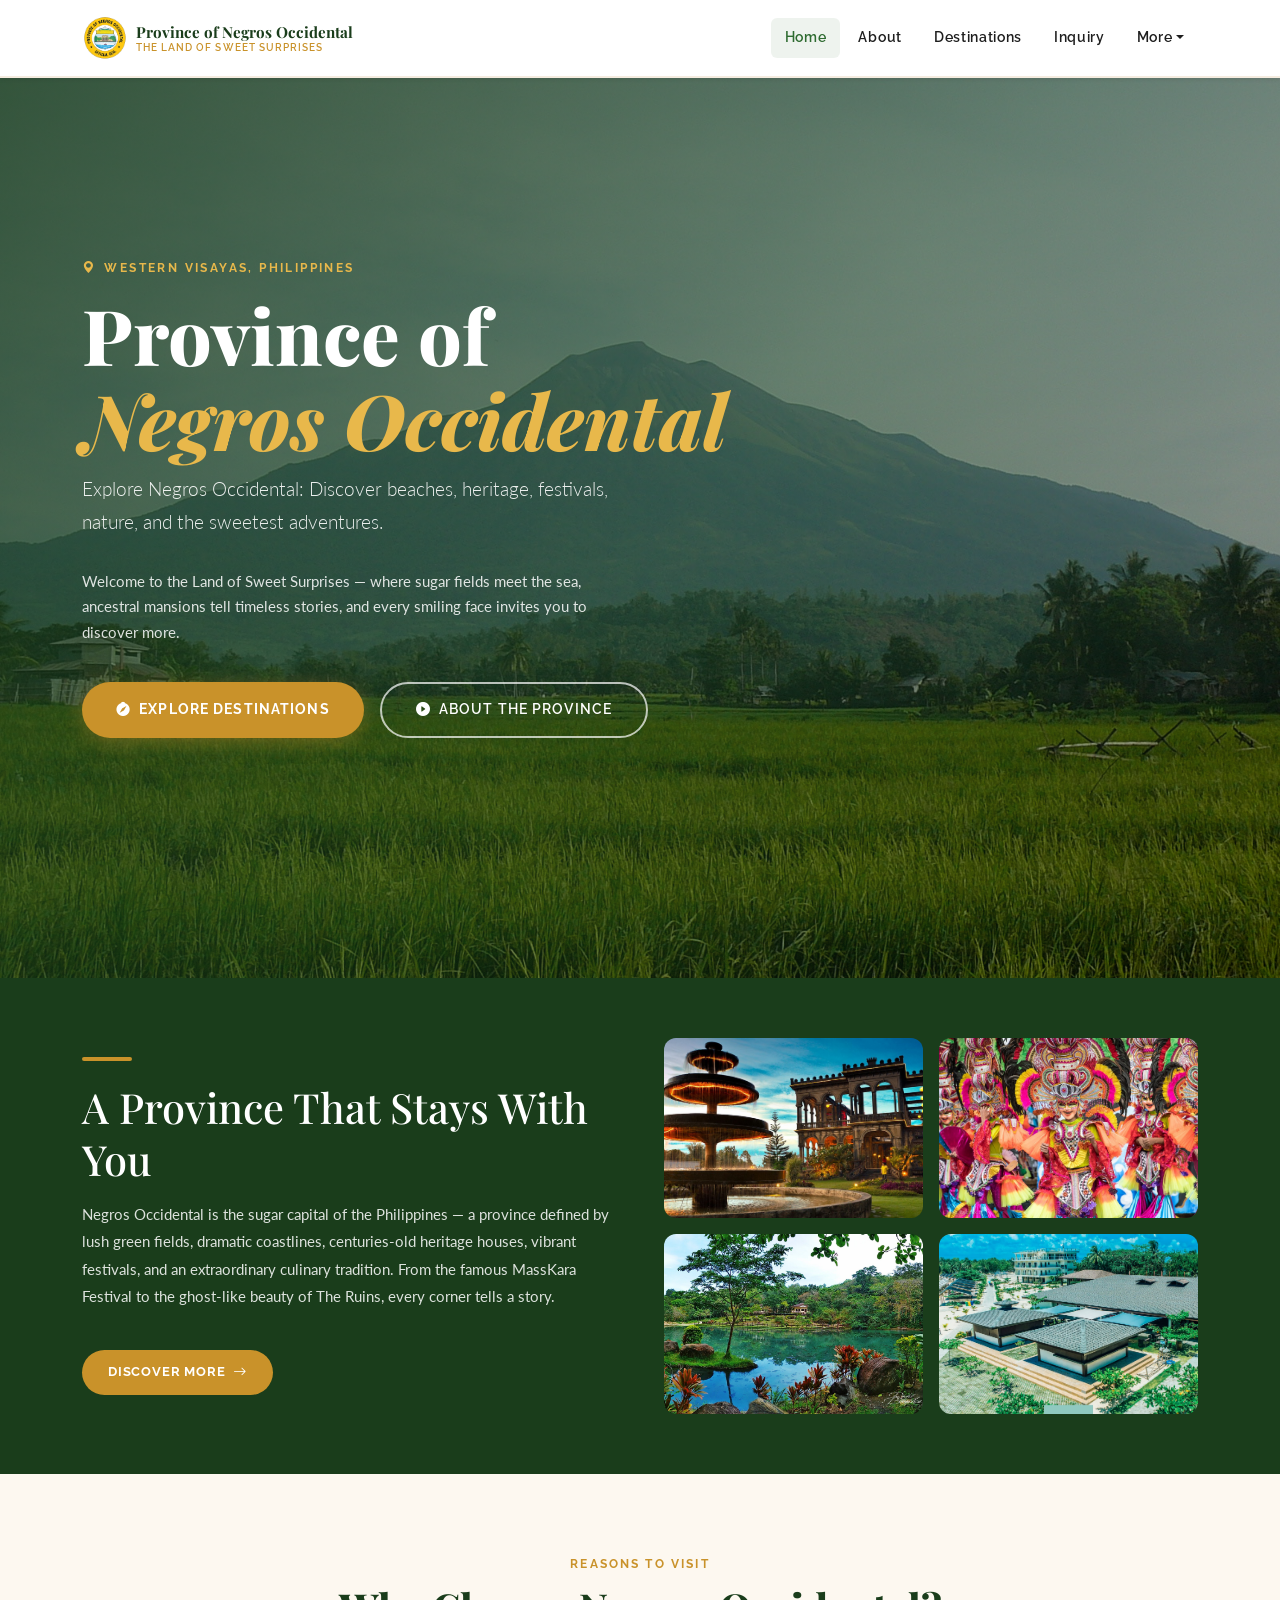
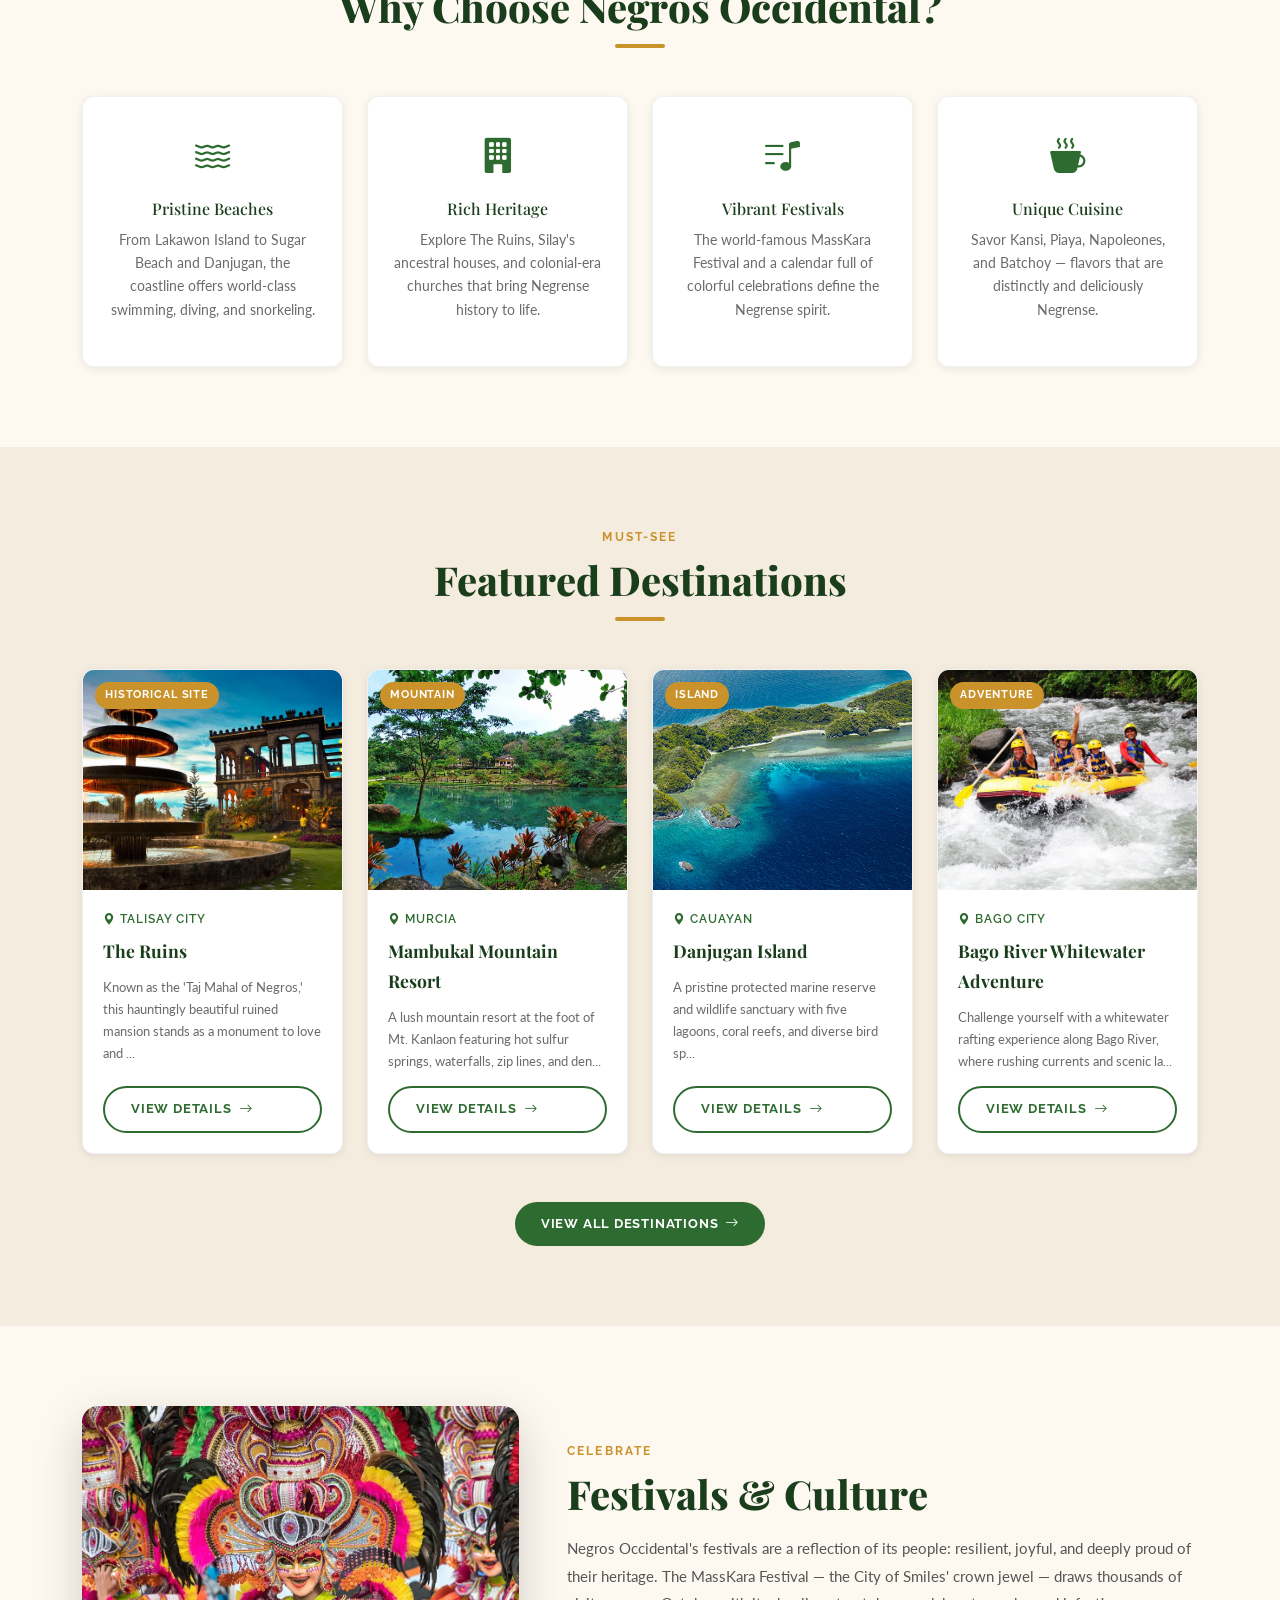
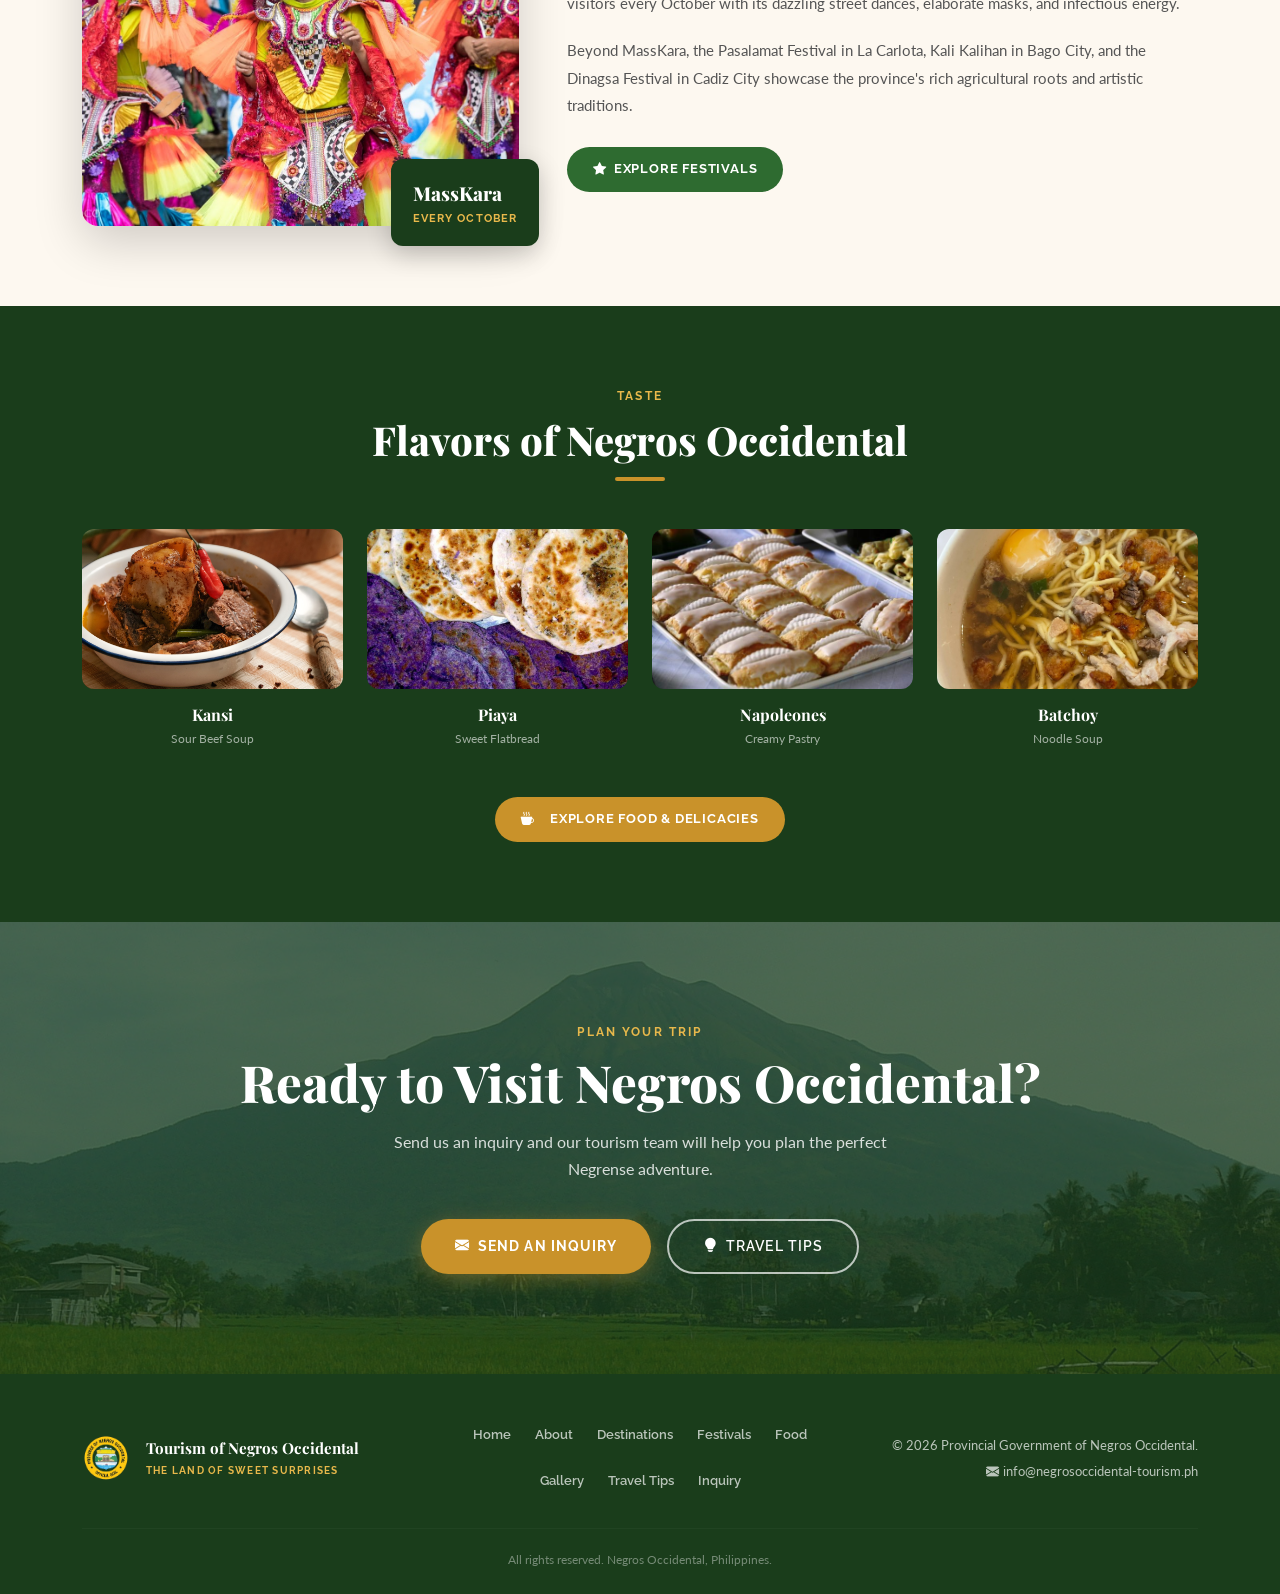
<file: index.html>
<!DOCTYPE html>
<html lang="en">
<head>
  <meta charset="UTF-8">
  <meta name="viewport" content="width=device-width, initial-scale=1">
  <title>Negros Occidental — The Land of Sweet Surprises</title>
  <link rel="stylesheet" href="https://cdn.jsdelivr.net/npm/bootstrap@5.3.3/dist/css/bootstrap.min.css">
  <link rel="stylesheet" href="https://cdn.jsdelivr.net/npm/bootstrap-icons@1.11.3/font/bootstrap-icons.min.css">
  <link rel="stylesheet" href="styles/style.css">
</head>
<body>

<section class="hero" style="background-image:url('images/landscape.jpg'); background-size:cover; background-position:center; background-repeat:no-repeat; min-height:100vh; display:flex; flex-direction:column; justify-content:center; position:relative; overflow:hidden;">
  <div class="hero-overlay"></div>

  <div class="container-xl" style="position:relative;z-index:2; padding-top:80px; padding-bottom:140px;">
    <div class="hero-content">
      <div class="hero-label"><i class="bi bi-geo-alt-fill me-2"></i>Western Visayas, Philippines</div>
      <h1 class="hero-title">
        Province of<br>
        <span>Negros Occidental</span>
      </h1>
      <p class="hero-slogan">
        Explore Negros Occidental: Discover beaches, heritage, festivals, nature, and the sweetest adventures.
      </p>
      <p class="hero-welcome">
        Welcome to the Land of Sweet Surprises — where sugar fields meet the sea, ancestral mansions tell timeless stories,
        and every smiling face invites you to discover more.
      </p>
      <div class="d-flex gap-3 flex-wrap">
        <a href="destinations.html" class="btn-hero-primary">
          <i class="bi bi-compass-fill"></i> Explore Destinations
        </a>
        <a href="about.html" class="btn-hero-secondary">
          <i class="bi bi-play-circle-fill"></i> About the Province
        </a>
      </div>
    </div>
  </div>
</section> 

<section class="welcome-strip">
  <div class="container-xl">
    <div class="row align-items-center g-5">
      <div class="col-lg-6">
        <div class="gold-bar"></div>
        <h2>A Province That Stays With You</h2>
        <p class="mt-3">
          Negros Occidental is the sugar capital of the Philippines — a province defined by lush green fields,
          dramatic coastlines, centuries-old heritage houses, vibrant festivals, and an extraordinary culinary tradition.
          From the famous MassKara Festival to the ghost-like beauty of The Ruins, every corner tells a story.
        </p>
        <a href="about.html" class="btn-gold d-inline-flex align-items-center gap-2 mt-4">
          Discover More <i class="bi bi-arrow-right"></i>
        </a>
      </div>
      <div class="col-lg-6">
        <div class="row g-3">
          <div class="col-6">
            <img src="images/theruins.jpg" alt="The Ruins" style="width:100%;height:180px;object-fit:cover;border-radius:12px;">
          </div>
          <div class="col-6">
            <img src="images/masskara.jpg" alt="MassKara Festival" style="width:100%;height:180px;object-fit:cover;border-radius:12px;">
          </div>
          <div class="col-6">
            <img src="images/mambukal.jpg" alt="Mambukal" style="width:100%;height:180px;object-fit:cover;border-radius:12px;">
          </div>
          <div class="col-6">
            <img src="images/lakawonisl.jpg" alt="Lakawon Island" style="width:100%;height:180px;object-fit:cover;border-radius:12px;">
          </div>
        </div>
      </div>
    </div>
  </div>
</section>

<section class="section-py bg-cream">
  <div class="container-xl">
    <div class="section-label text-center mb-2">Reasons to Visit</div>
    <h2 class="section-heading text-center mb-2">Why Choose Negros Occidental?</h2>
    <span class="divider-gold d-block mb-5"></span>
    <div class="row g-4">
      <div class="col-md-6 col-lg-3 fade-up">
        <div class="highlight-card">
          <i class="bi bi-water"></i>
          <h5>Pristine Beaches</h5>
          <p>From Lakawon Island to Sugar Beach and Danjugan, the coastline offers world-class swimming, diving, and snorkeling.</p>
        </div>
      </div>
      <div class="col-md-6 col-lg-3 fade-up">
        <div class="highlight-card">
          <i class="bi bi-building-fill"></i>
          <h5>Rich Heritage</h5>
          <p>Explore The Ruins, Silay's ancestral houses, and colonial-era churches that bring Negrense history to life.</p>
        </div>
      </div>
      <div class="col-md-6 col-lg-3 fade-up">
        <div class="highlight-card">
          <i class="bi bi-music-note-list"></i>
          <h5>Vibrant Festivals</h5>
          <p>The world-famous MassKara Festival and a calendar full of colorful celebrations define the Negrense spirit.</p>
        </div>
      </div>
      <div class="col-md-6 col-lg-3 fade-up">
        <div class="highlight-card">
          <i class="bi bi-cup-hot-fill"></i>
          <h5>Unique Cuisine</h5>
          <p>Savor Kansi, Piaya, Napoleones, and Batchoy — flavors that are distinctly and deliciously Negrense.</p>
        </div>
      </div>
    </div>
  </div>
</section>

<section class="section-py bg-cream-dark featured-strip">
  <div class="container-xl">
    <div class="section-label text-center mb-2">Must-See</div>
    <h2 class="section-heading text-center mb-2">Featured Destinations</h2>
    <span class="divider-gold d-block mb-5"></span>
    <div class="row g-4" id="featuredDestinations"></div>
    <div class="text-center mt-5">
      <a href="destinations.html" class="btn-primary-custom">
        View All Destinations <i class="bi bi-arrow-right"></i>
      </a>
    </div>
  </div>
</section>

<section class="section-py bg-cream">
  <div class="container-xl">
    <div class="row align-items-center g-5">
      <div class="col-lg-5 fade-up">
        <div class="position-relative">
          <img src="images/masskara.jpg" alt="MassKara Festival" style="width:100%;height:420px;object-fit:cover;border-radius:16px;box-shadow:0 16px 48px rgba(0,0,0,0.18);">
          <div style="position:absolute;bottom:-20px;right:-20px;background:#1a3d1b;color:#fff;border-radius:12px;padding:18px 22px;box-shadow:0 8px 24px rgba(0,0,0,0.2);">
            <div style="font-family:'Playfair Display',serif;font-size:1.2rem;font-weight:800;">MassKara</div>
            <div style="font-family:'Raleway',sans-serif;font-size:0.68rem;font-weight:700;letter-spacing:0.1em;text-transform:uppercase;color:#e8b84b;">Every October</div>
          </div>
        </div>
      </div>
      <div class="col-lg-7 fade-up">
        <div class="section-label mb-2">Celebrate</div>
        <h2 class="section-heading mb-3">Festivals &amp; Culture</h2>
        <p style="font-size:0.95rem;color:#555;line-height:1.8;margin-bottom:20px;">
          Negros Occidental's festivals are a reflection of its people: resilient, joyful, and deeply proud of their heritage.
          The MassKara Festival — the City of Smiles' crown jewel — draws thousands of visitors every October with its
          dazzling street dances, elaborate masks, and infectious energy.
        </p>
        <p style="font-size:0.95rem;color:#555;line-height:1.8;margin-bottom:28px;">
          Beyond MassKara, the Pasalamat Festival in La Carlota, Kali Kalihan in Bago City, and the Dinagsa Festival
          in Cadiz City showcase the province's rich agricultural roots and artistic traditions.
        </p>
        <a href="festivals.html" class="btn-primary-custom">
          <i class="bi bi-star-fill"></i> Explore Festivals
        </a>
      </div>
    </div>
  </div>
</section>

<section class="section-py" style="background:var(--green-dark);">
  <div class="container-xl">
    <div class="section-label text-center mb-2" style="color:var(--gold-light);">Taste</div>
    <h2 class="section-heading text-center mb-2" style="color:#fff;">Flavors of Negros Occidental</h2>
    <span class="divider-gold d-block mb-5"></span>
    <div class="row g-4 justify-content-center">
      <div class="col-6 col-md-3 text-center fade-up">
        <img src="images/kansi.jpg" alt="Kansi" style="width:100%;height:160px;object-fit:cover;border-radius:12px;margin-bottom:12px;">
        <div style="color:#fff;font-family:'Playfair Display',serif;font-weight:700;font-size:1rem;">Kansi</div>
        <div style="color:rgba(255,255,255,0.6);font-size:0.78rem;">Sour Beef Soup</div>
      </div>
      <div class="col-6 col-md-3 text-center fade-up">
        <img src="images/piaya.jpg" alt="Piaya" style="width:100%;height:160px;object-fit:cover;border-radius:12px;margin-bottom:12px;">
        <div style="color:#fff;font-family:'Playfair Display',serif;font-weight:700;font-size:1rem;">Piaya</div>
        <div style="color:rgba(255,255,255,0.6);font-size:0.78rem;">Sweet Flatbread</div>
      </div>
      <div class="col-6 col-md-3 text-center fade-up">
        <img src="images/napeleones.jpg" alt="Napoleones" style="width:100%;height:160px;object-fit:cover;border-radius:12px;margin-bottom:12px;">
        <div style="color:#fff;font-family:'Playfair Display',serif;font-weight:700;font-size:1rem;">Napoleones</div>
        <div style="color:rgba(255,255,255,0.6);font-size:0.78rem;">Creamy Pastry</div>
      </div>
      <div class="col-6 col-md-3 text-center fade-up">
        <img src="images/batchoy.jpg" alt="Batchoy" style="width:100%;height:160px;object-fit:cover;border-radius:12px;margin-bottom:12px;">
        <div style="color:#fff;font-family:'Playfair Display',serif;font-weight:700;font-size:1rem;">Batchoy</div>
        <div style="color:rgba(255,255,255,0.6);font-size:0.78rem;">Noodle Soup</div>
      </div>
    </div>
    <div class="text-center mt-5">
      <a href="food.html" class="btn-gold">
        <i class="bi bi-cup-hot-fill me-2"></i> Explore Food &amp; Delicacies
      </a>
    </div>
  </div>
</section>

<section style="background:url('images/landscape.jpg') center/cover no-repeat;position:relative;padding:100px 0;">
  <div style="position:absolute;inset:0;background:rgba(26,61,27,0.7);"></div>
  <div class="container-xl text-center" style="position:relative;z-index:2;">
    <div class="section-label mb-2" style="color:var(--gold-light);">Plan Your Trip</div>
    <h2 style="font-family:'Playfair Display',serif;font-size:clamp(2rem,5vw,3.2rem);color:#fff;font-weight:800;margin-bottom:14px;">
      Ready to Visit Negros Occidental?
    </h2>
    <p style="color:rgba(255,255,255,0.82);font-size:1rem;max-width:520px;margin:0 auto 36px;">
      Send us an inquiry and our tourism team will help you plan the perfect Negrense adventure.
    </p>
    <div class="d-flex gap-3 justify-content-center flex-wrap">
      <a href="inquiry.html" class="btn-hero-primary">
        <i class="bi bi-envelope-fill"></i> Send an Inquiry
      </a>
      <a href="traveltips.html" class="btn-hero-secondary">
        <i class="bi bi-lightbulb-fill"></i> Travel Tips
      </a>
    </div>
  </div>
</section>

<script src="https://cdn.jsdelivr.net/npm/bootstrap@5.3.3/dist/js/bootstrap.bundle.min.js"></script>
<script src="styles/main.js"></script>



<script>
  renderNavbar();
  renderFooter();

  const featured = destinations.slice(0, 4);
  const container = document.getElementById('featuredDestinations');
  featured.forEach(d => {
    const col = document.createElement('div');
    col.className = 'col-md-6 col-lg-3 fade-up';
    col.innerHTML = `
      <div class="destination-card">
        <div class="destination-card-img-wrap">
          <img src="${d.image}" alt="${d.name}" loading="lazy">
          <span class="destination-card-badge">${d.category}</span>
        </div>
        <div class="destination-card-body">
          <div class="destination-card-location"><i class="bi bi-geo-alt-fill me-1"></i>${d.municipality}</div>
          <div class="destination-card-name">${d.name}</div>
          <p class="destination-card-desc">${d.shortDesc.substring(0,110)}...</p>
          <a href="destinations.html" class="btn-outline-custom mt-auto">View Details <i class="bi bi-arrow-right"></i></a>
        </div>
      </div>`;
    container.appendChild(col);
  });
</script>
</body>
</html>
</file>
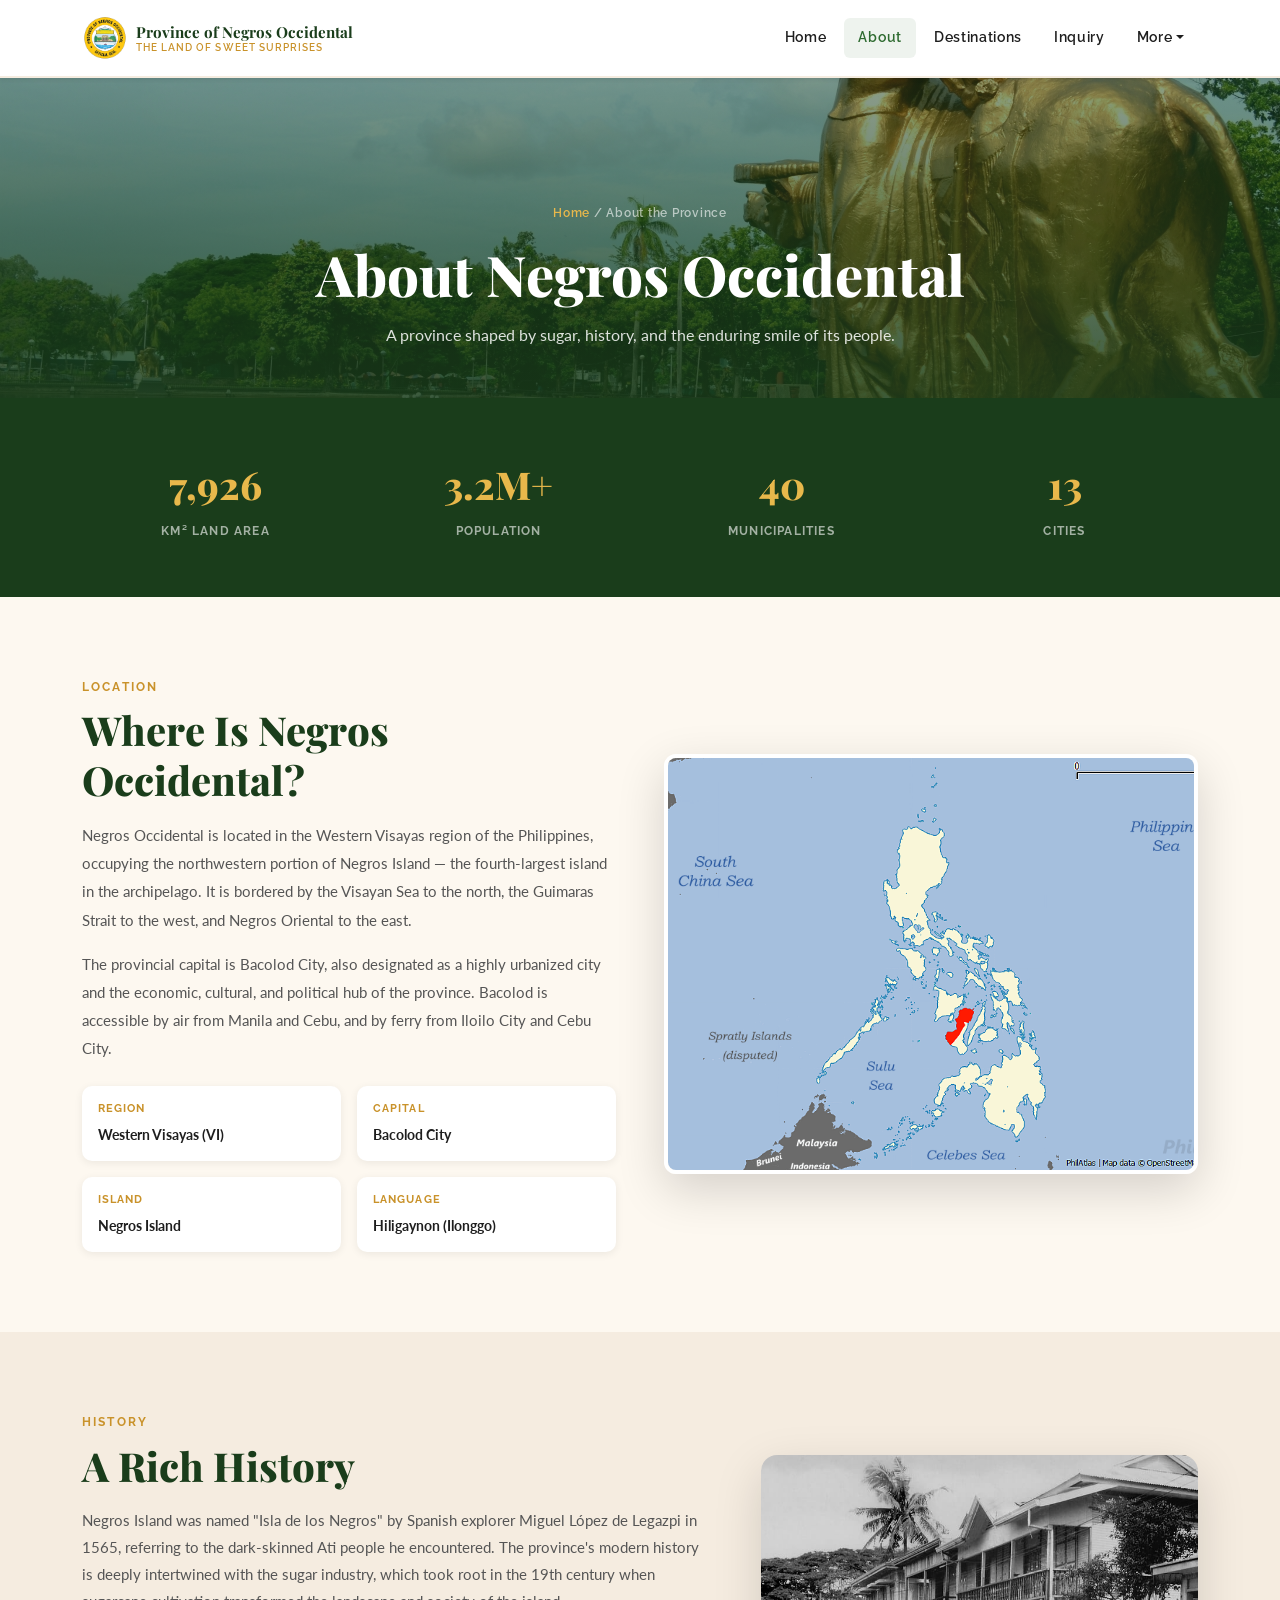
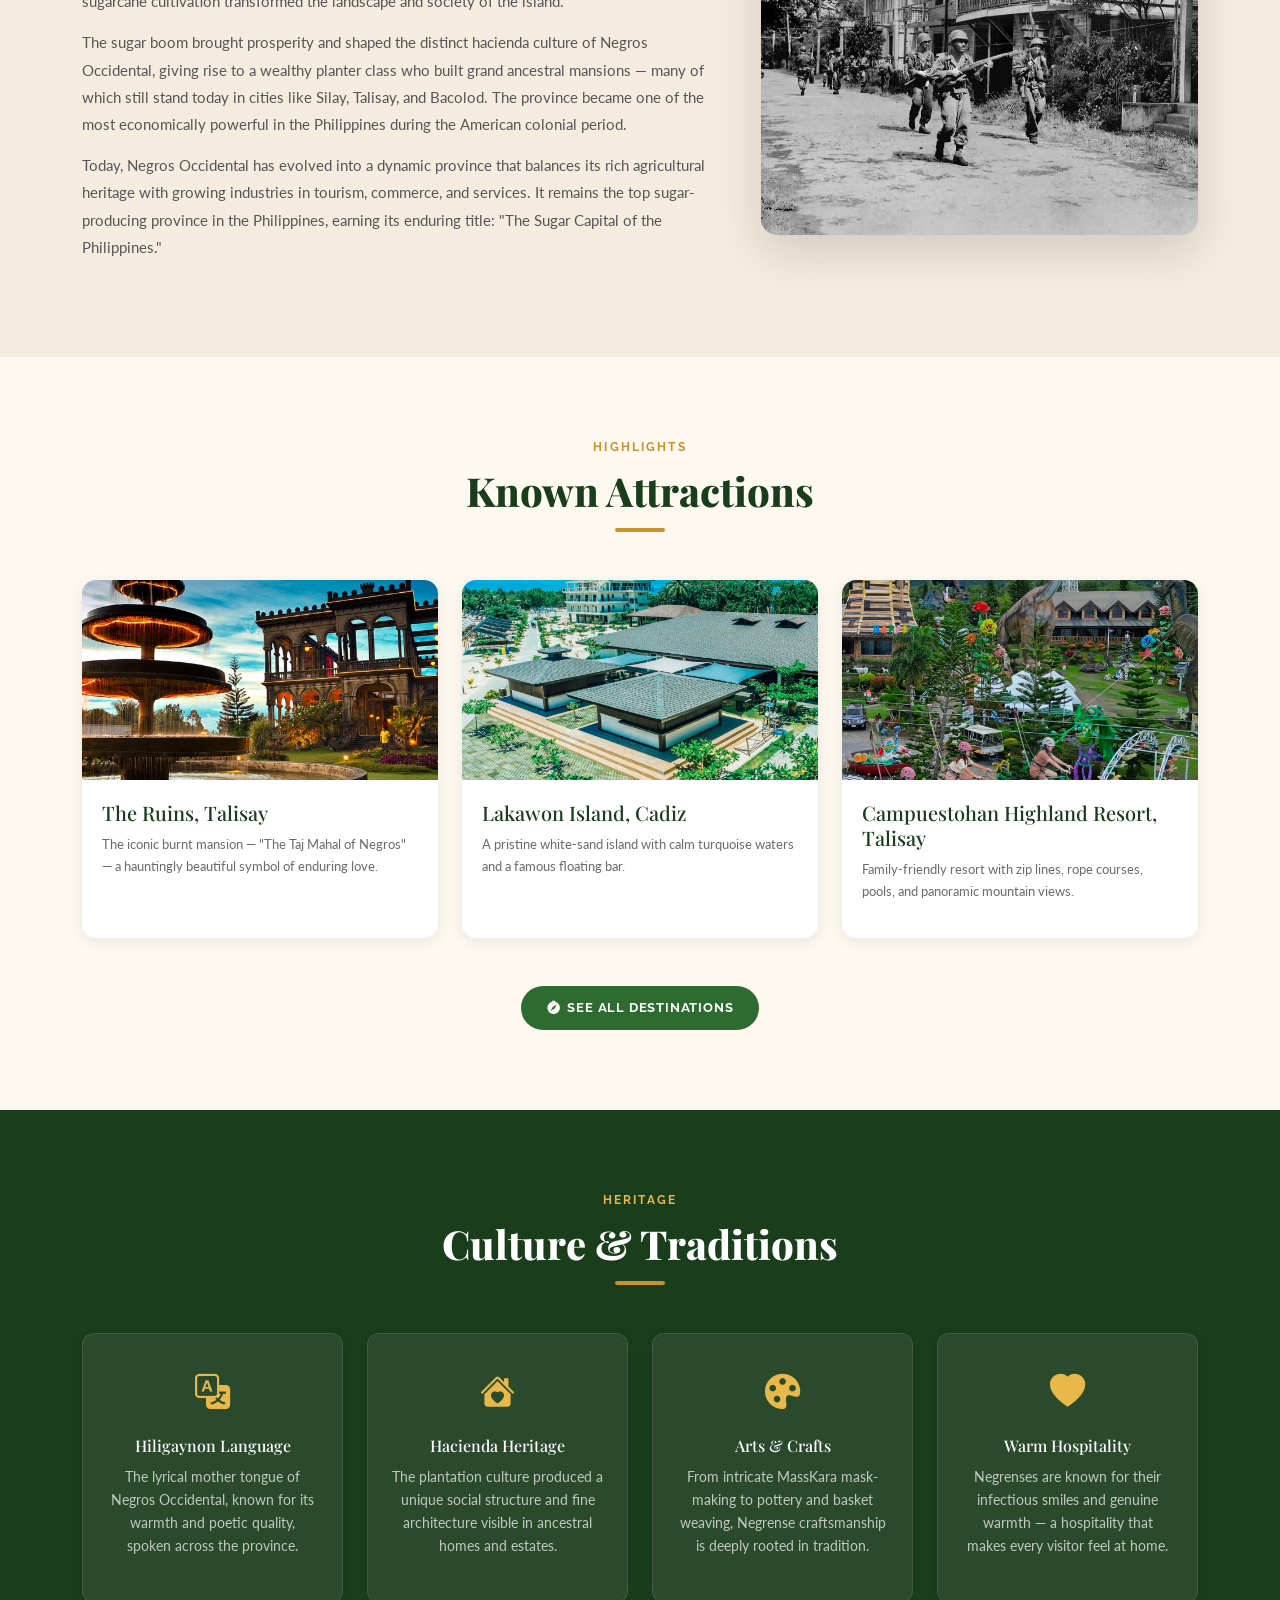
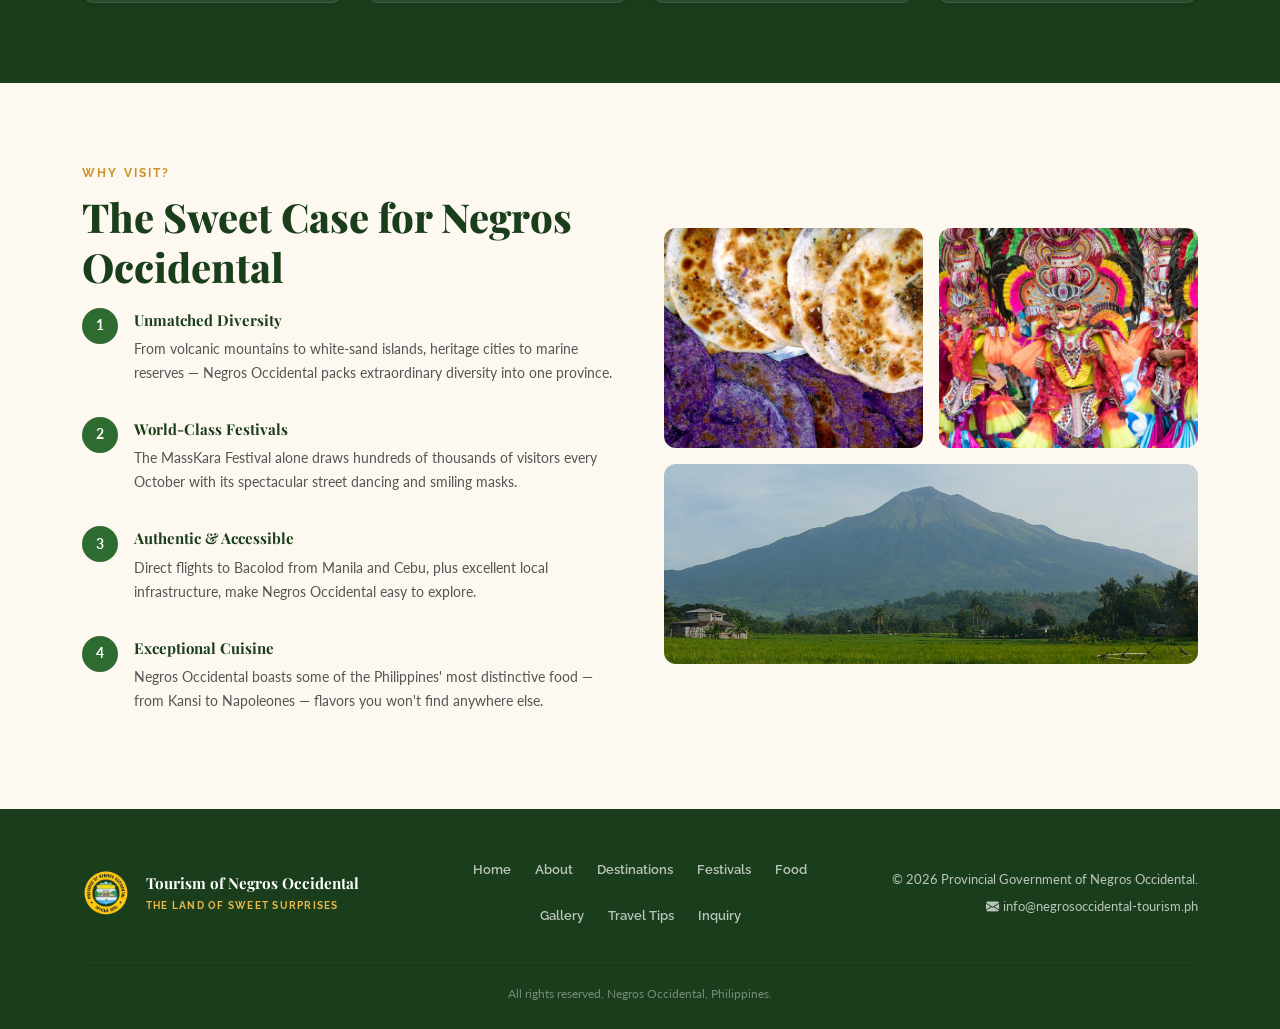
<file: about.html>
<!DOCTYPE html>
<html lang="en">
<head>
  <meta charset="UTF-8">
  <meta name="viewport" content="width=device-width, initial-scale=1">
  <title>About the Province — Negros Occidental</title>
  <link rel="stylesheet" href="https://cdn.jsdelivr.net/npm/bootstrap@5.3.3/dist/css/bootstrap.min.css">
  <link rel="stylesheet" href="https://cdn.jsdelivr.net/npm/bootstrap-icons@1.11.3/font/bootstrap-icons.min.css">
  <link rel="stylesheet" href="styles/style.css">
</head>
<body>

<div class="page-banner" style="background-image:url('images/capitol.jpg');">
  <div class="page-banner-overlay"></div>
  <div class="container-xl text-center">
    <div class="breadcrumb-custom mb-3">
      <a href="index.html">Home</a> <span class="current"> / About the Province</span>
    </div>
    <h1>About Negros Occidental</h1>
    <p>A province shaped by sugar, history, and the enduring smile of its people.</p>
  </div>
</div>

<div style="background:var(--green-dark);padding:30px 0;">
  <div class="container-xl">
    <div class="row text-center g-3">
      <div class="col-6 col-md-3">
        <div class="about-stat">
          <span class="about-stat-num" style="color:var(--gold-light);">7,926</span>
          <span class="about-stat-label" style="color:rgba(255,255,255,0.6);">km² Land Area</span>
        </div>
      </div>
      <div class="col-6 col-md-3">
        <div class="about-stat">
          <span class="about-stat-num" style="color:var(--gold-light);">3.2M+</span>
          <span class="about-stat-label" style="color:rgba(255,255,255,0.6);">Population</span>
        </div>
      </div>
      <div class="col-6 col-md-3">
        <div class="about-stat">
          <span class="about-stat-num" style="color:var(--gold-light);">40</span>
          <span class="about-stat-label" style="color:rgba(255,255,255,0.6);">Municipalities</span>
        </div>
      </div>
      <div class="col-6 col-md-3">
        <div class="about-stat">
          <span class="about-stat-num" style="color:var(--gold-light);">13</span>
          <span class="about-stat-label" style="color:rgba(255,255,255,0.6);">Cities</span>
        </div>
      </div>
    </div>
  </div>
</div>

<section class="section-py bg-cream">
  <div class="container-xl">
    <div class="row align-items-center g-5">
      <div class="col-lg-6 fade-up">
        <div class="section-label mb-2">Location</div>
        <h2 class="section-heading mb-3">Where Is Negros Occidental?</h2>
        <p style="font-size:0.95rem;color:#555;line-height:1.85;margin-bottom:16px;">
          Negros Occidental is located in the Western Visayas region of the Philippines, occupying the northwestern 
          portion of Negros Island — the fourth-largest island in the archipelago. It is bordered by the Visayan Sea 
          to the north, the Guimaras Strait to the west, and Negros Oriental to the east.
        </p>
        <p style="font-size:0.95rem;color:#555;line-height:1.85;margin-bottom:24px;">
          The provincial capital is Bacolod City, also designated as a highly urbanized city and the economic, 
          cultural, and political hub of the province. Bacolod is accessible by air from Manila and Cebu, and 
          by ferry from Iloilo City and Cebu City.
        </p>
        <div class="row g-3">
          <div class="col-6">
            <div style="background:var(--white);padding:14px 16px;border-radius:10px;box-shadow:0 2px 8px rgba(0,0,0,0.07);">
              <div style="font-family:'Raleway',sans-serif;font-size:0.68rem;font-weight:700;letter-spacing:0.1em;color:var(--gold);text-transform:uppercase;margin-bottom:4px;">Region</div>
              <div style="font-weight:700;font-size:0.9rem;">Western Visayas (VI)</div>
            </div>
          </div>
          <div class="col-6">
            <div style="background:var(--white);padding:14px 16px;border-radius:10px;box-shadow:0 2px 8px rgba(0,0,0,0.07);">
              <div style="font-family:'Raleway',sans-serif;font-size:0.68rem;font-weight:700;letter-spacing:0.1em;color:var(--gold);text-transform:uppercase;margin-bottom:4px;">Capital</div>
              <div style="font-weight:700;font-size:0.9rem;">Bacolod City</div>
            </div>
          </div>
          <div class="col-6">
            <div style="background:var(--white);padding:14px 16px;border-radius:10px;box-shadow:0 2px 8px rgba(0,0,0,0.07);">
              <div style="font-family:'Raleway',sans-serif;font-size:0.68rem;font-weight:700;letter-spacing:0.1em;color:var(--gold);text-transform:uppercase;margin-bottom:4px;">Island</div>
              <div style="font-weight:700;font-size:0.9rem;">Negros Island</div>
            </div>
          </div>
          <div class="col-6">
            <div style="background:var(--white);padding:14px 16px;border-radius:10px;box-shadow:0 2px 8px rgba(0,0,0,0.07);">
              <div style="font-family:'Raleway',sans-serif;font-size:0.68rem;font-weight:700;letter-spacing:0.1em;color:var(--gold);text-transform:uppercase;margin-bottom:4px;">Language</div>
              <div style="font-weight:700;font-size:0.9rem;">Hiligaynon (Ilonggo)</div>
            </div>
          </div>
        </div>
      </div>
      <div class="col-lg-6 fade-up">
        <div class="about-img-stack">
          <img src="images/negrosmap.png" alt="Map of Negros Occidental" class="img-main" style="border:4px solid var(--white);">
        </div>
      </div>
    </div>
  </div>
</section>

<section class="section-py bg-cream-dark">
  <div class="container-xl">
    <div class="row align-items-center g-5">
      <div class="col-lg-5 order-lg-2 fade-up">
        <img src="images/negroshistory.jpg" alt="Negros History" style="width:100%;height:380px;object-fit:cover;border-radius:16px;box-shadow:0 16px 48px rgba(0,0,0,0.15);">
      </div>
      <div class="col-lg-7 order-lg-1 fade-up">
        <div class="section-label mb-2">History</div>
        <h2 class="section-heading mb-3">A Rich History</h2>
        <p style="font-size:0.92rem;color:#555;line-height:1.85;margin-bottom:14px;">
          Negros Island was named "Isla de los Negros" by Spanish explorer Miguel López de Legazpi in 1565,
          referring to the dark-skinned Ati people he encountered. The province's modern history is deeply intertwined
          with the sugar industry, which took root in the 19th century when sugarcane cultivation transformed the landscape
          and society of the island.
        </p>
        <p style="font-size:0.92rem;color:#555;line-height:1.85;margin-bottom:14px;">
          The sugar boom brought prosperity and shaped the distinct hacienda culture of Negros Occidental, giving rise
          to a wealthy planter class who built grand ancestral mansions — many of which still stand today in cities 
          like Silay, Talisay, and Bacolod. The province became one of the most economically powerful in the Philippines 
          during the American colonial period.
        </p>
        <p style="font-size:0.92rem;color:#555;line-height:1.85;">
          Today, Negros Occidental has evolved into a dynamic province that balances its rich agricultural heritage with
          growing industries in tourism, commerce, and services. It remains the top sugar-producing province in the Philippines,
          earning its enduring title: "The Sugar Capital of the Philippines."
        </p>
      </div>
    </div>
  </div>
</section>

<section class="section-py bg-cream">
  <div class="container-xl">
    <div class="section-label text-center mb-2">Highlights</div>
    <h2 class="section-heading text-center mb-2">Known Attractions</h2>
    <span class="divider-gold d-block mb-5"></span>
    <div class="row g-4">
      <div class="col-md-4 fade-up">
        <div style="background:var(--white);border-radius:14px;overflow:hidden;box-shadow:0 4px 16px rgba(0,0,0,0.08);height:100%;">
          <img src="images/theruins.jpg" alt="The Ruins" style="width:100%;height:200px;object-fit:cover;">
          <div style="padding:20px;">
            <h5 style="font-family:'Playfair Display',serif;color:var(--green-dark);margin-bottom:8px;">The Ruins, Talisay</h5>
            <p style="font-size:0.84rem;color:var(--text-muted);line-height:1.65;">The iconic burnt mansion — "The Taj Mahal of Negros" — a hauntingly beautiful symbol of enduring love.</p>
          </div>
        </div>
      </div>
      <div class="col-md-4 fade-up">
        <div style="background:var(--white);border-radius:14px;overflow:hidden;box-shadow:0 4px 16px rgba(0,0,0,0.08);height:100%;">
          <img src="images/lakawonisl.jpg" alt="Lakawon Island" style="width:100%;height:200px;object-fit:cover;">
          <div style="padding:20px;">
            <h5 style="font-family:'Playfair Display',serif;color:var(--green-dark);margin-bottom:8px;">Lakawon Island, Cadiz</h5>
            <p style="font-size:0.84rem;color:var(--text-muted);line-height:1.65;">A pristine white-sand island with calm turquoise waters and a famous floating bar.</p>
          </div>
        </div>
      </div>
      <div class="col-md-4 fade-up">
        <div style="background:var(--white);border-radius:14px;overflow:hidden;box-shadow:0 4px 16px rgba(0,0,0,0.08);height:100%;">
          <img src="images/campuestohan.jpg" alt="Campuestohan Highland Resort" style="width:100%;height:200px;object-fit:cover;">
          <div style="padding:20px;">
            <h5 style="font-family:'Playfair Display',serif;color:var(--green-dark);margin-bottom:8px;">Campuestohan Highland Resort, Talisay</h5>
            <p style="font-size:0.84rem;color:var(--text-muted);line-height:1.65;">Family-friendly resort with zip lines, rope courses, pools, and panoramic mountain views.</p>
          </div>
        </div>
      </div>
    </div>
    <div class="text-center mt-5">
      <a href="destinations.html" class="btn-primary-custom">
        <i class="bi bi-compass-fill"></i> See All Destinations
      </a>
    </div>
  </div>
</section>

<section class="section-py" style="background:var(--green-dark);">
  <div class="container-xl">
    <div class="section-label text-center mb-2" style="color:var(--gold-light);">Heritage</div>
    <h2 class="section-heading text-center mb-2" style="color:#fff;">Culture &amp; Traditions</h2>
    <span class="divider-gold d-block mb-5"></span>
    <div class="row g-4">
      <div class="col-md-6 col-lg-3 fade-up">
        <div class="highlight-card" style="background:rgba(255,255,255,0.07);border:1px solid rgba(255,255,255,0.1);">
          <i class="bi bi-translate" style="color:var(--gold-light);"></i>
          <h5 style="color:#fff;">Hiligaynon Language</h5>
          <p style="color:rgba(255,255,255,0.7);">The lyrical mother tongue of Negros Occidental, known for its warmth and poetic quality, spoken across the province.</p>
        </div>
      </div>
      <div class="col-md-6 col-lg-3 fade-up">
        <div class="highlight-card" style="background:rgba(255,255,255,0.07);border:1px solid rgba(255,255,255,0.1);">
          <i class="bi bi-house-heart-fill" style="color:var(--gold-light);"></i>
          <h5 style="color:#fff;">Hacienda Heritage</h5>
          <p style="color:rgba(255,255,255,0.7);">The plantation culture produced a unique social structure and fine architecture visible in ancestral homes and estates.</p>
        </div>
      </div>
      <div class="col-md-6 col-lg-3 fade-up">
        <div class="highlight-card" style="background:rgba(255,255,255,0.07);border:1px solid rgba(255,255,255,0.1);">
          <i class="bi bi-palette-fill" style="color:var(--gold-light);"></i>
          <h5 style="color:#fff;">Arts &amp; Crafts</h5>
          <p style="color:rgba(255,255,255,0.7);">From intricate MassKara mask-making to pottery and basket weaving, Negrense craftsmanship is deeply rooted in tradition.</p>
        </div>
      </div>
      <div class="col-md-6 col-lg-3 fade-up">
        <div class="highlight-card" style="background:rgba(255,255,255,0.07);border:1px solid rgba(255,255,255,0.1);">
          <i class="bi bi-heart-fill" style="color:var(--gold-light);"></i>
          <h5 style="color:#fff;">Warm Hospitality</h5>
          <p style="color:rgba(255,255,255,0.7);">Negrenses are known for their infectious smiles and genuine warmth — a hospitality that makes every visitor feel at home.</p>
        </div>
      </div>
    </div>
  </div>
</section>

<section class="section-py bg-cream">
  <div class="container-xl">
    <div class="row align-items-center g-5">
      <div class="col-lg-6 fade-up">
        <div class="section-label mb-2">Why Visit?</div>
        <h2 class="section-heading mb-3">The Sweet Case for Negros Occidental</h2>
        <div style="display:flex;flex-direction:column;gap:16px;">
          <div style="display:flex;gap:16px;align-items:flex-start;">
            <div style="background:var(--green-mid);color:#fff;width:36px;height:36px;border-radius:50%;display:flex;align-items:center;justify-content:center;flex-shrink:0;font-size:0.85rem;font-weight:700;">1</div>
            <div>
              <strong style="font-family:'Playfair Display',serif;color:var(--green-dark);">Unmatched Diversity</strong>
              <p style="font-size:0.88rem;color:#555;margin-top:4px;line-height:1.7;">From volcanic mountains to white-sand islands, heritage cities to marine reserves — Negros Occidental packs extraordinary diversity into one province.</p>
            </div>
          </div>
          <div style="display:flex;gap:16px;align-items:flex-start;">
            <div style="background:var(--green-mid);color:#fff;width:36px;height:36px;border-radius:50%;display:flex;align-items:center;justify-content:center;flex-shrink:0;font-size:0.85rem;font-weight:700;">2</div>
            <div>
              <strong style="font-family:'Playfair Display',serif;color:var(--green-dark);">World-Class Festivals</strong>
              <p style="font-size:0.88rem;color:#555;margin-top:4px;line-height:1.7;">The MassKara Festival alone draws hundreds of thousands of visitors every October with its spectacular street dancing and smiling masks.</p>
            </div>
          </div>
          <div style="display:flex;gap:16px;align-items:flex-start;">
            <div style="background:var(--green-mid);color:#fff;width:36px;height:36px;border-radius:50%;display:flex;align-items:center;justify-content:center;flex-shrink:0;font-size:0.85rem;font-weight:700;">3</div>
            <div>
              <strong style="font-family:'Playfair Display',serif;color:var(--green-dark);">Authentic &amp; Accessible</strong>
              <p style="font-size:0.88rem;color:#555;margin-top:4px;line-height:1.7;">Direct flights to Bacolod from Manila and Cebu, plus excellent local infrastructure, make Negros Occidental easy to explore.</p>
            </div>
          </div>
          <div style="display:flex;gap:16px;align-items:flex-start;">
            <div style="background:var(--green-mid);color:#fff;width:36px;height:36px;border-radius:50%;display:flex;align-items:center;justify-content:center;flex-shrink:0;font-size:0.85rem;font-weight:700;">4</div>
            <div>
              <strong style="font-family:'Playfair Display',serif;color:var(--green-dark);">Exceptional Cuisine</strong>
              <p style="font-size:0.88rem;color:#555;margin-top:4px;line-height:1.7;">Negros Occidental boasts some of the Philippines' most distinctive food — from Kansi to Napoleones — flavors you won't find anywhere else.</p>
            </div>
          </div>
        </div>
      </div>
      <div class="col-lg-6 fade-up">
        <div class="row g-3">
          <div class="col-6"><img src="images/piaya.jpg" alt="Piaya" style="width:100%;height:220px;object-fit:cover;border-radius:12px;"></div>
          <div class="col-6"><img src="images/masskara.jpg" alt="MassKara Festival" style="width:100%;height:220px;object-fit:cover;border-radius:12px;"></div>
          <div class="col-12"><img src="images/landscape.jpg" alt="Landscape" style="width:100%;height:200px;object-fit:cover;border-radius:12px;"></div>
        </div>
      </div>
    </div>
  </div>
</section>

<script src="https://cdn.jsdelivr.net/npm/bootstrap@5.3.3/dist/js/bootstrap.bundle.min.js"></script>
<script src="styles/main.js"></script>

<script>renderNavbar(); renderFooter();</script>
</body>
</html>
</file>
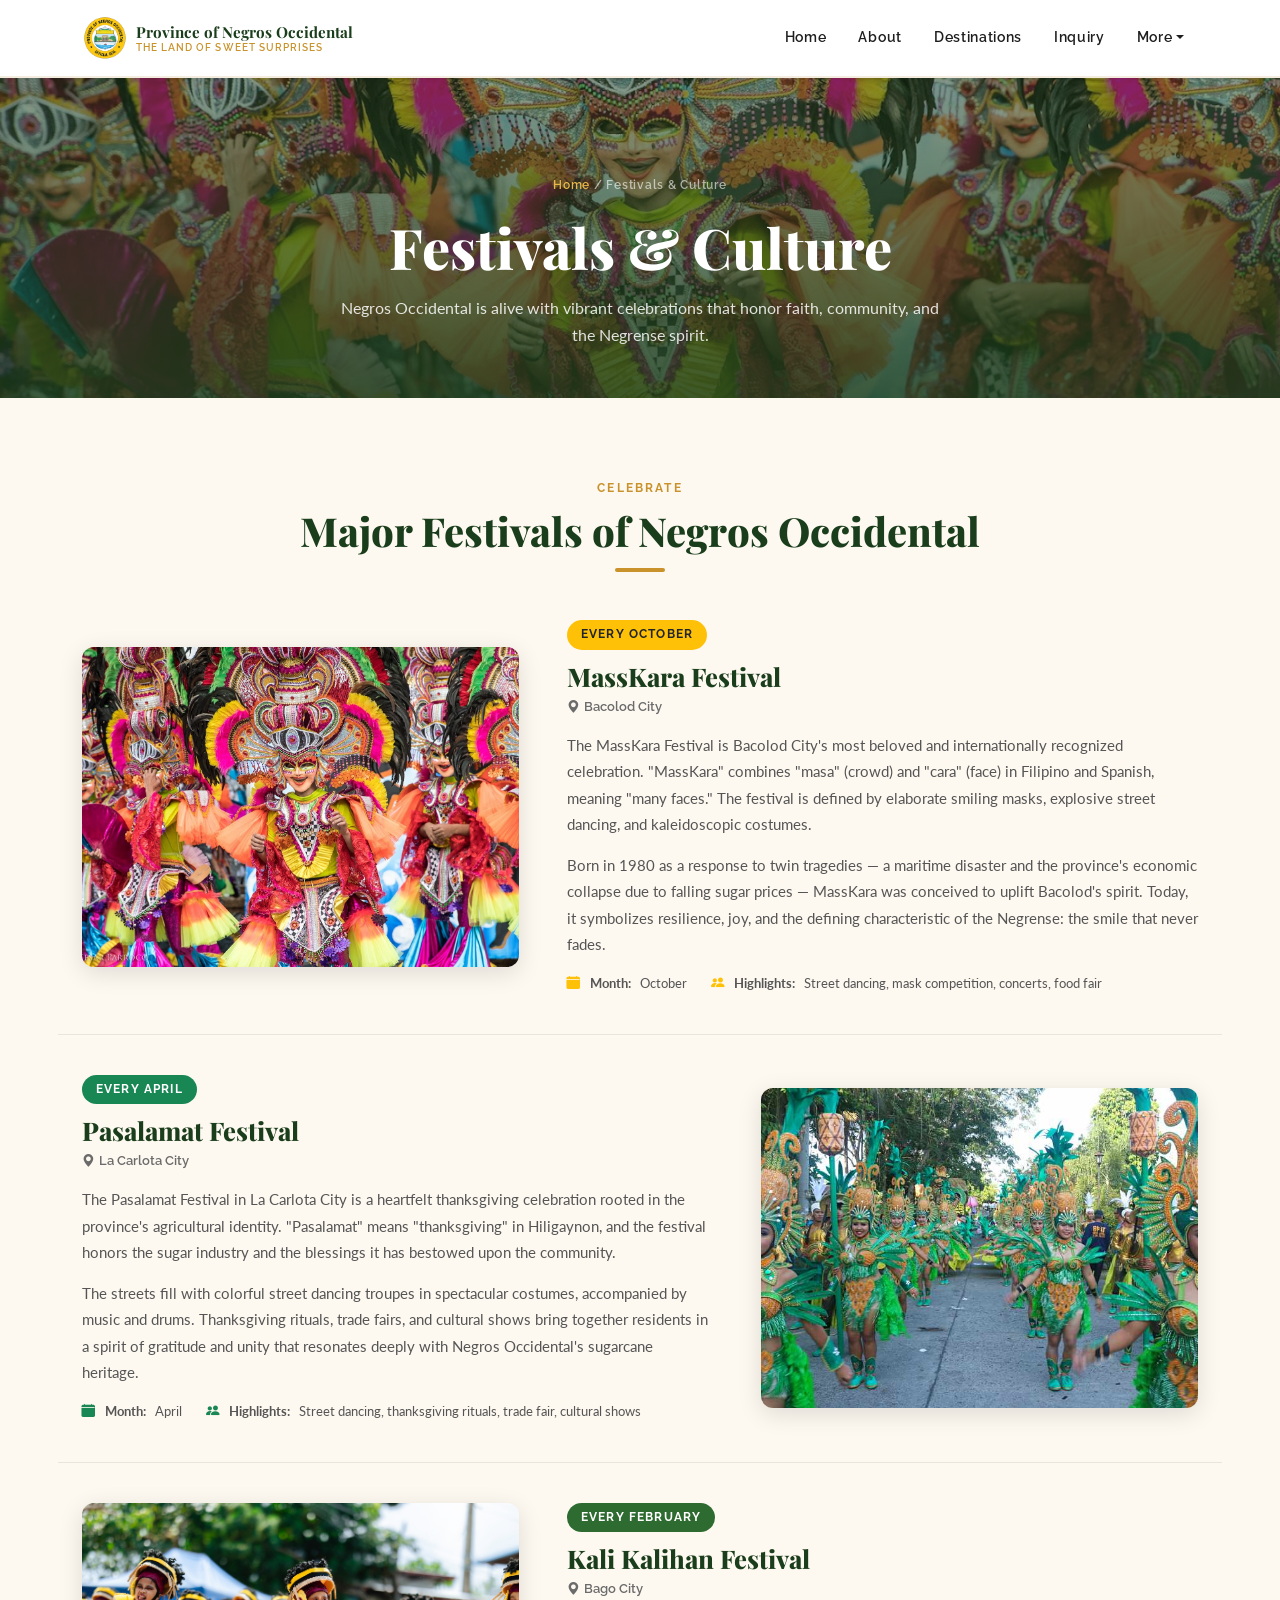
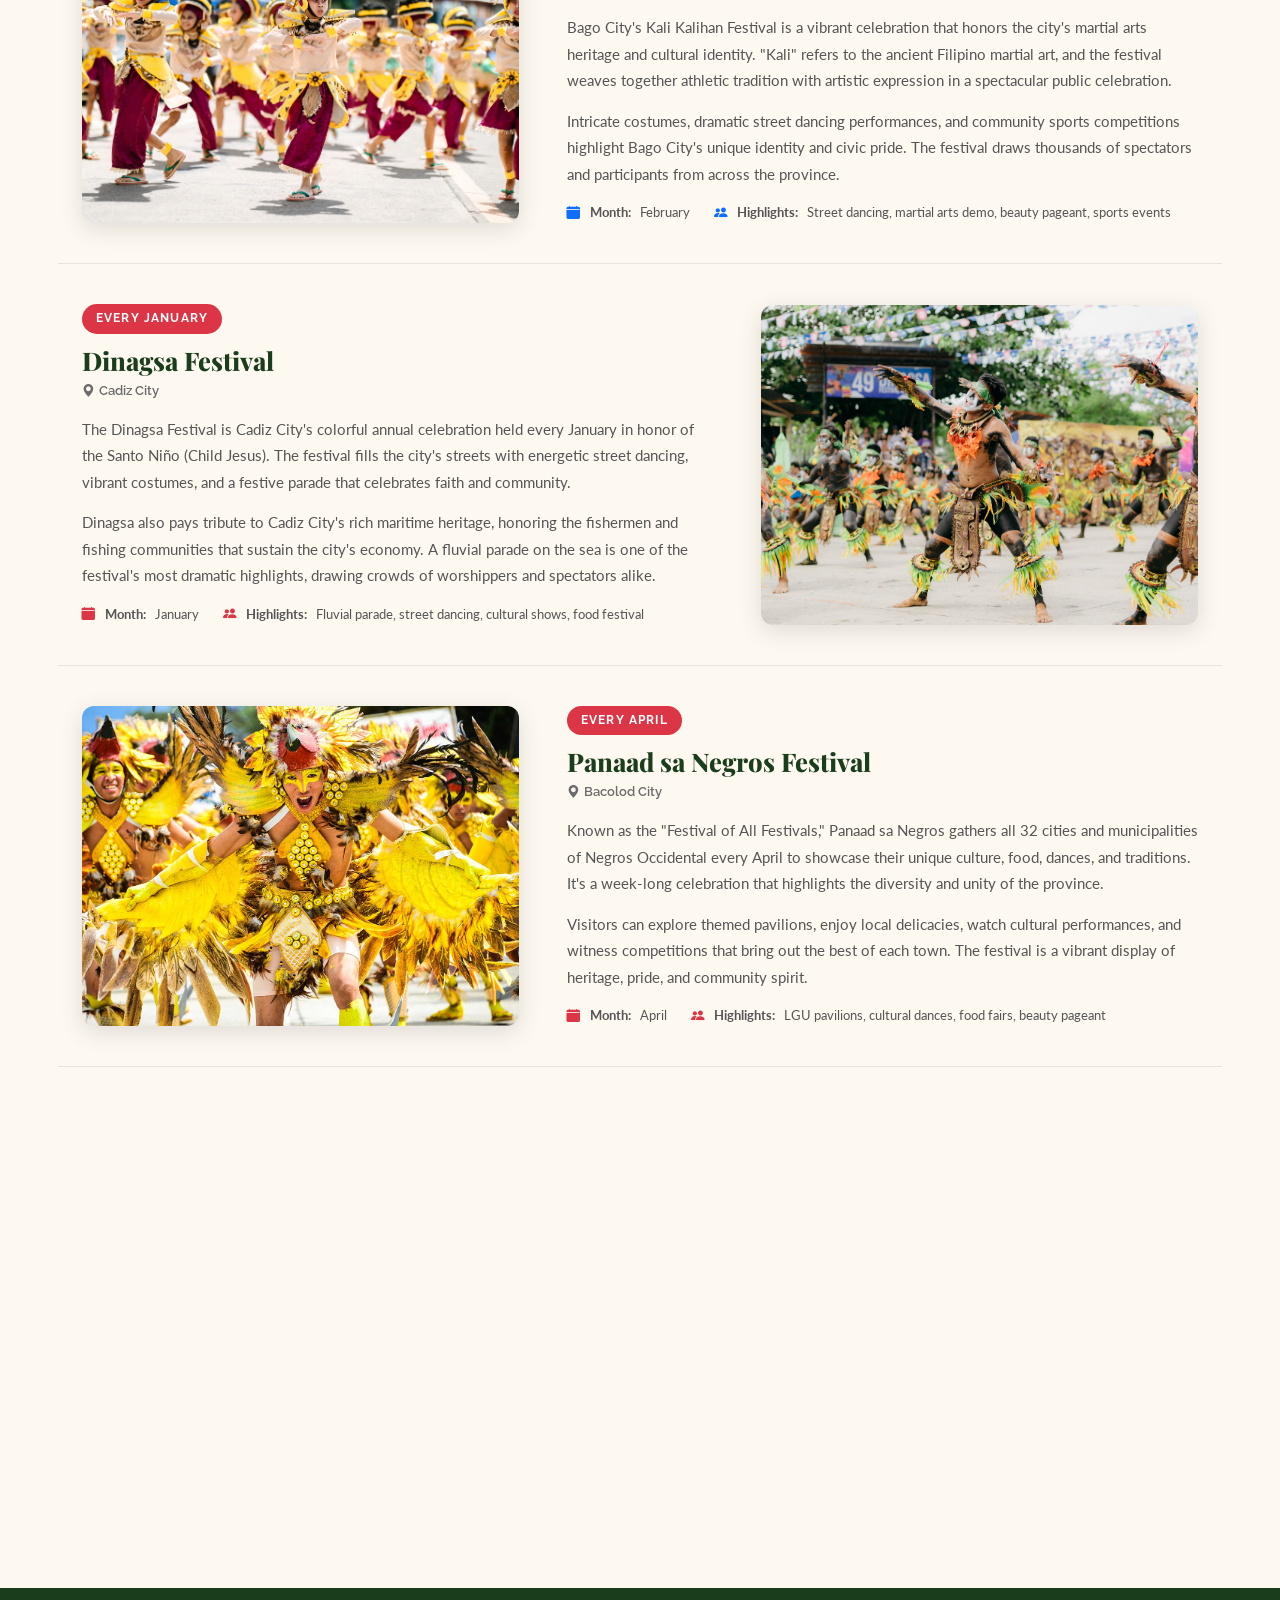
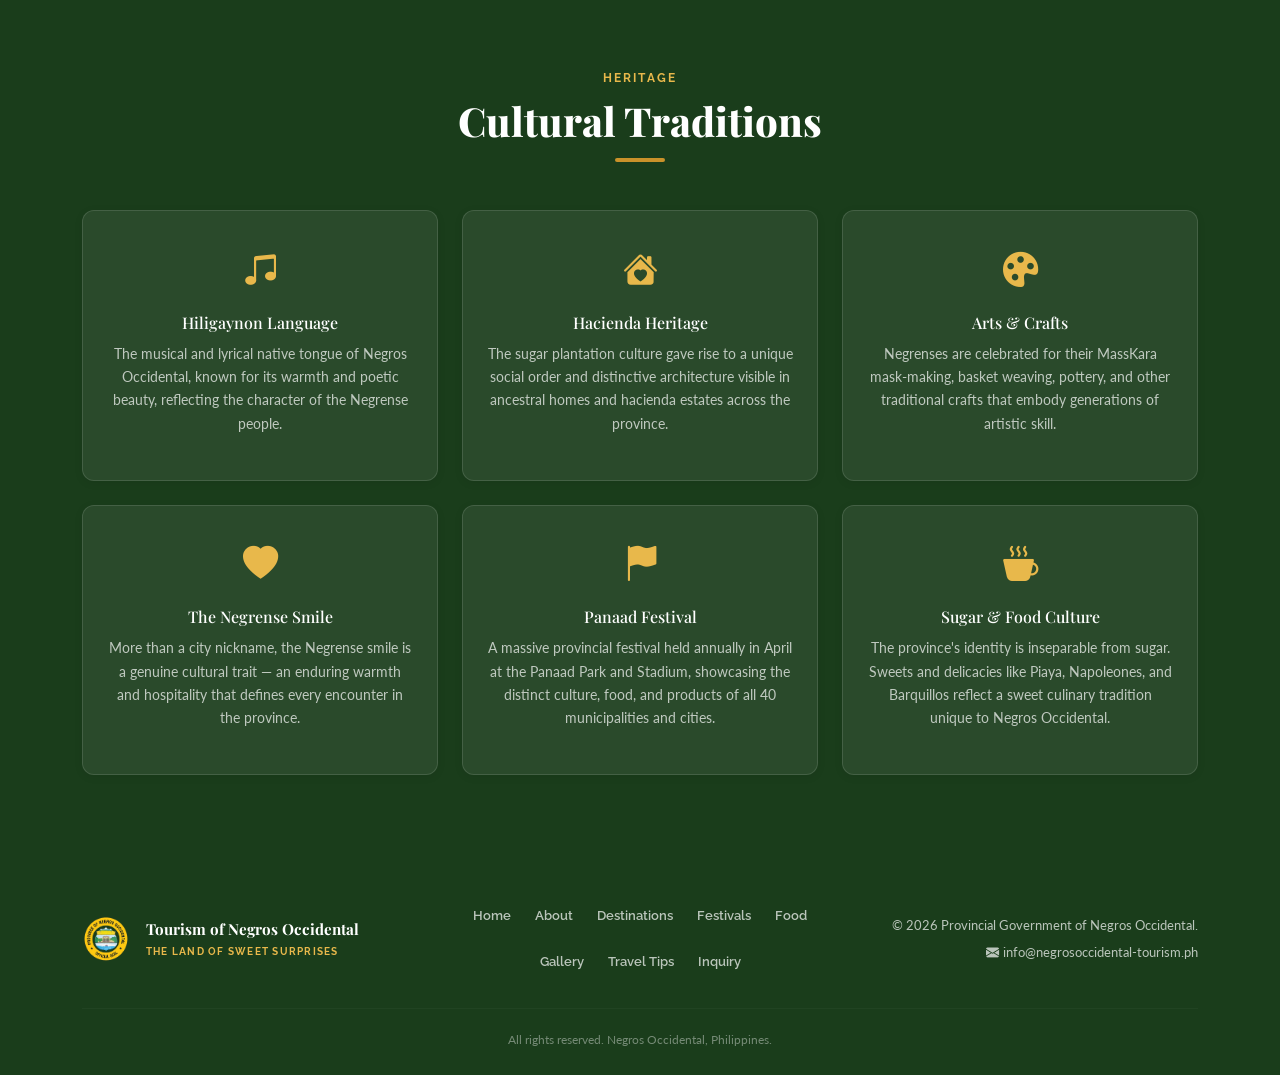
<file: festivals.html>
<!DOCTYPE html>
<html lang="en">
<head>
  <meta charset="UTF-8">
  <meta name="viewport" content="width=device-width, initial-scale=1">
  <title>Festivals &amp; Culture — Negros Occidental</title>
  <link rel="stylesheet" href="https://cdn.jsdelivr.net/npm/bootstrap@5.3.3/dist/css/bootstrap.min.css">
  <link rel="stylesheet" href="https://cdn.jsdelivr.net/npm/bootstrap-icons@1.11.3/font/bootstrap-icons.min.css">
  <link rel="stylesheet" href="styles/style.css">
</head>
<body>

<div class="page-banner" style="background-image:url('images/masskara.jpg');">
  <div class="page-banner-overlay"></div>
  <div class="container-xl text-center">
    <div class="breadcrumb-custom mb-3"><a href="index.html">Home</a><span class="current"> / Festivals &amp; Culture</span></div>
    <h1>Festivals &amp; Culture</h1>
    <p>Negros Occidental is alive with vibrant celebrations that honor faith, community, and the Negrense spirit.</p>
  </div>
</div>

<section class="section-py bg-cream">
  <div class="container-xl">
    <div class="section-label text-center mb-2">Celebrate</div>
    <h2 class="section-heading text-center mb-2">Major Festivals of Negros Occidental</h2>
    <span class="divider-gold d-block mb-5"></span>

    <div class="row g-5 align-items-center festival-row fade-up">
      <div class="col-lg-5">
        <img src="images/masskara.jpg" alt="MassKara Festival" class="festival-img">
      </div>
      <div class="col-lg-7">
        <span class="festival-badge bg-warning text-dark">Every October</span>
        <h3 class="festival-title">MassKara Festival</h3>
        <p class="festival-location"><i class="bi bi-geo-alt-fill me-1"></i>Bacolod City</p>
        <p class="festival-desc">
          The MassKara Festival is Bacolod City's most beloved and internationally recognized celebration.
          "MassKara" combines "masa" (crowd) and "cara" (face) in Filipino and Spanish, meaning "many faces."
          The festival is defined by elaborate smiling masks, explosive street dancing, and kaleidoscopic costumes.
        </p>
        <p class="festival-desc">
          Born in 1980 as a response to twin tragedies — a maritime disaster and the province's economic collapse
          due to falling sugar prices — MassKara was conceived to uplift Bacolod's spirit. Today, it symbolizes
          resilience, joy, and the defining characteristic of the Negrense: the smile that never fades.
        </p>
        <div class="d-flex gap-4 flex-wrap">
          <div class="festival-meta"><i class="bi bi-calendar-fill text-warning me-1"></i><strong>Month:</strong>&nbsp;October</div>
          <div class="festival-meta"><i class="bi bi-people-fill text-warning me-1"></i><strong>Highlights:</strong>&nbsp;Street dancing, mask competition, concerts, food fair</div>
        </div>
      </div>
    </div>

    <div class="row g-5 align-items-center festival-row flex-lg-row-reverse fade-up">
      <div class="col-lg-5">
        <img src="images/lacarlota.jpg" alt="Pasalamat Festival" class="festival-img">
      </div>
      <div class="col-lg-7">
        <span class="festival-badge bg-success text-white">Every April</span>
        <h3 class="festival-title">Pasalamat Festival</h3>
        <p class="festival-location"><i class="bi bi-geo-alt-fill me-1"></i>La Carlota City</p>
        <p class="festival-desc">
          The Pasalamat Festival in La Carlota City is a heartfelt thanksgiving celebration rooted in the province's
          agricultural identity. "Pasalamat" means "thanksgiving" in Hiligaynon, and the festival honors the sugar industry
          and the blessings it has bestowed upon the community.
        </p>
        <p class="festival-desc">
          The streets fill with colorful street dancing troupes in spectacular costumes, accompanied by music and drums.
          Thanksgiving rituals, trade fairs, and cultural shows bring together residents in a spirit of gratitude and unity
          that resonates deeply with Negros Occidental's sugarcane heritage.
        </p>
        <div class="d-flex gap-4 flex-wrap">
          <div class="festival-meta"><i class="bi bi-calendar-fill text-success me-1"></i><strong>Month:</strong>&nbsp;April</div>
          <div class="festival-meta"><i class="bi bi-people-fill text-success me-1"></i><strong>Highlights:</strong>&nbsp;Street dancing, thanksgiving rituals, trade fair, cultural shows</div>
        </div>
      </div>
    </div>

    <div class="row g-5 align-items-center festival-row fade-up">
      <div class="col-lg-5">
        <img src="images/kalihan.jpg" alt="Kali Kalihan Festival" class="festival-img">
      </div>
      <div class="col-lg-7">
        <span class="festival-badge" style="background:var(--green-mid);color:#fff;">Every February</span>
        <h3 class="festival-title">Kali Kalihan Festival</h3>
        <p class="festival-location"><i class="bi bi-geo-alt-fill me-1"></i>Bago City</p>
        <p class="festival-desc">
          Bago City's Kali Kalihan Festival is a vibrant celebration that honors the city's martial arts heritage
          and cultural identity. "Kali" refers to the ancient Filipino martial art, and the festival weaves together
          athletic tradition with artistic expression in a spectacular public celebration.
        </p>
        <p class="festival-desc">
          Intricate costumes, dramatic street dancing performances, and community sports competitions highlight
          Bago City's unique identity and civic pride. The festival draws thousands of spectators and participants
          from across the province.
        </p>
        <div class="d-flex gap-4 flex-wrap">
          <div class="festival-meta"><i class="bi bi-calendar-fill text-primary me-1"></i><strong>Month:</strong>&nbsp;February</div>
          <div class="festival-meta"><i class="bi bi-people-fill text-primary me-1"></i><strong>Highlights:</strong>&nbsp;Street dancing, martial arts demo, beauty pageant, sports events</div>
        </div>
      </div>
    </div>

    <div class="row g-5 align-items-center festival-row flex-lg-row-reverse fade-up">
      <div class="col-lg-5">
        <img src="images/dinagsafestival.jpg" alt="Dinagsa Festival" class="festival-img">
      </div>
      <div class="col-lg-7">
        <span class="festival-badge bg-danger text-white">Every January</span>
        <h3 class="festival-title">Dinagsa Festival</h3>
        <p class="festival-location"><i class="bi bi-geo-alt-fill me-1"></i>Cadiz City</p>
        <p class="festival-desc">
          The Dinagsa Festival is Cadiz City's colorful annual celebration held every January in honor of the
          Santo Niño (Child Jesus). The festival fills the city's streets with energetic street dancing, vibrant
          costumes, and a festive parade that celebrates faith and community.
        </p>
        <p class="festival-desc">
          Dinagsa also pays tribute to Cadiz City's rich maritime heritage, honoring the fishermen and fishing
          communities that sustain the city's economy. A fluvial parade on the sea is one of the festival's most
          dramatic highlights, drawing crowds of worshippers and spectators alike.
        </p>
        <div class="d-flex gap-4 flex-wrap">
          <div class="festival-meta"><i class="bi bi-calendar-fill text-danger me-1"></i><strong>Month:</strong>&nbsp;January</div>
          <div class="festival-meta"><i class="bi bi-people-fill text-danger me-1"></i><strong>Highlights:</strong>&nbsp;Fluvial parade, street dancing, cultural shows, food festival</div>
        </div>
      </div>
    </div>

    <div class="row g-5 align-items-center festival-row fade-up">
      <div class="col-lg-5">
        <img src="images/panaad.jpg" alt="Panaad sa Negros Festival" class="festival-img">
      </div>
      <div class="col-lg-7">
        <span class="festival-badge bg-danger text-white">Every April</span>
        <h3 class="festival-title">Panaad sa Negros Festival</h3>
        <p class="festival-location"><i class="bi bi-geo-alt-fill me-1"></i>Bacolod City</p>
        <p class="festival-desc">
          Known as the "Festival of All Festivals," Panaad sa Negros gathers all 32 cities and municipalities of Negros Occidental
          every April to showcase their unique culture, food, dances, and traditions. It's a week-long celebration that highlights
          the diversity and unity of the province.
        </p>
        <p class="festival-desc">
          Visitors can explore themed pavilions, enjoy local delicacies, watch cultural performances, and witness competitions
          that bring out the best of each town. The festival is a vibrant display of heritage, pride, and community spirit.
        </p>
        <div class="d-flex gap-4 flex-wrap">
          <div class="festival-meta"><i class="bi bi-calendar-fill text-danger me-1"></i><strong>Month:</strong>&nbsp;April</div>
          <div class="festival-meta"><i class="bi bi-people-fill text-danger me-1"></i><strong>Highlights:</strong>&nbsp;LGU pavilions, cultural dances, food fairs, beauty pageant</div>
        </div>
      </div>
    </div>

    <div class="row g-5 align-items-center festival-row flex-lg-row-reverse fade-up">
      <div class="col-lg-5">
        <img src="images/bailesdeluces.jpg" alt="Bailes de Luces Festival" class="festival-img">
      </div>
      <div class="col-lg-7">
        <span class="festival-badge bg-danger text-white">Every December 30</span>
        <h3 class="festival-title">Bailes de Luces Festival</h3>
        <p class="festival-location"><i class="bi bi-geo-alt-fill me-1"></i>La Castellana</p>
        <p class="festival-desc">
          Bailes de Luces, or "Festival of Lights," is celebrated every December 30 in La Castellana. Dancers wear LED-lit costumes
          and perform choreographed routines that transform the streets into a dazzling spectacle of light and color.
        </p>
        <p class="festival-desc">
          The festival symbolizes hope and joy, ending the year with a vibrant celebration that attracts both locals and tourists.
          It's a unique cultural event that combines modern creativity with traditional merrymaking.
        </p>
        <div class="d-flex gap-4 flex-wrap">
          <div class="festival-meta"><i class="bi bi-calendar-fill text-danger me-1"></i><strong>Month:</strong>&nbsp;December</div>
          <div class="festival-meta"><i class="bi bi-people-fill text-danger me-1"></i><strong>Highlights:</strong>&nbsp;LED-lit costumes, street dancing, light shows</div>
        </div>
      </div>
    </div>
  </div>
</section>

<section class="section-py" style="background:var(--green-dark);">
  <div class="container-xl">
    <div class="section-label text-center mb-2" style="color:var(--gold-light);">Heritage</div>
    <h2 class="section-heading text-center mb-2" style="color:#fff;">Cultural Traditions</h2>
    <span class="divider-gold d-block mb-5"></span>
    <div class="row g-4">
      <div class="col-md-4 fade-up">
        <div class="highlight-card" style="background:rgba(255,255,255,0.07);border:1px solid rgba(255,255,255,0.12);">
          <i class="bi bi-music-note-beamed" style="color:var(--gold-light);"></i>
          <h5 style="color:#fff;">Hiligaynon Language</h5>
          <p style="color:rgba(255,255,255,0.7);">The musical and lyrical native tongue of Negros Occidental, known for its warmth and poetic beauty, reflecting the character of the Negrense people.</p>
        </div>
      </div>
      <div class="col-md-4 fade-up">
        <div class="highlight-card" style="background:rgba(255,255,255,0.07);border:1px solid rgba(255,255,255,0.12);">
          <i class="bi bi-house-heart-fill" style="color:var(--gold-light);"></i>
          <h5 style="color:#fff;">Hacienda Heritage</h5>
          <p style="color:rgba(255,255,255,0.7);">The sugar plantation culture gave rise to a unique social order and distinctive architecture visible in ancestral homes and hacienda estates across the province.</p>
        </div>
      </div>
      <div class="col-md-4 fade-up">
        <div class="highlight-card" style="background:rgba(255,255,255,0.07);border:1px solid rgba(255,255,255,0.12);">
          <i class="bi bi-palette-fill" style="color:var(--gold-light);"></i>
          <h5 style="color:#fff;">Arts &amp; Crafts</h5>
          <p style="color:rgba(255,255,255,0.7);">Negrenses are celebrated for their MassKara mask-making, basket weaving, pottery, and other traditional crafts that embody generations of artistic skill.</p>
        </div>
      </div>
      <div class="col-md-4 fade-up">
        <div class="highlight-card" style="background:rgba(255,255,255,0.07);border:1px solid rgba(255,255,255,0.12);">
          <i class="bi bi-heart-fill" style="color:var(--gold-light);"></i>
          <h5 style="color:#fff;">The Negrense Smile</h5>
          <p style="color:rgba(255,255,255,0.7);">More than a city nickname, the Negrense smile is a genuine cultural trait — an enduring warmth and hospitality that defines every encounter in the province.</p>
        </div>
      </div>
      <div class="col-md-4 fade-up">
        <div class="highlight-card" style="background:rgba(255,255,255,0.07);border:1px solid rgba(255,255,255,0.12);">
          <i class="bi bi-flag-fill" style="color:var(--gold-light);"></i>
          <h5 style="color:#fff;">Panaad Festival</h5>
          <p style="color:rgba(255,255,255,0.7);">A massive provincial festival held annually in April at the Panaad Park and Stadium, showcasing the distinct culture, food, and products of all 40 municipalities and cities.</p>
        </div>
      </div>
      <div class="col-md-4 fade-up">
        <div class="highlight-card" style="background:rgba(255,255,255,0.07);border:1px solid rgba(255,255,255,0.12);">
          <i class="bi bi-cup-hot-fill" style="color:var(--gold-light);"></i>
          <h5 style="color:#fff;">Sugar &amp; Food Culture</h5>
          <p style="color:rgba(255,255,255,0.7);">The province's identity is inseparable from sugar. Sweets and delicacies like Piaya, Napoleones, and Barquillos reflect a sweet culinary tradition unique to Negros Occidental.</p>
        </div>
      </div>
    </div>
  </div>
</section>

<script src="https://cdn.jsdelivr.net/npm/bootstrap@5.3.3/dist/js/bootstrap.bundle.min.js"></script>
<script src="styles/main.js"></script>

<script>renderNavbar(); renderFooter();</script>
</body>
</html>
</file>
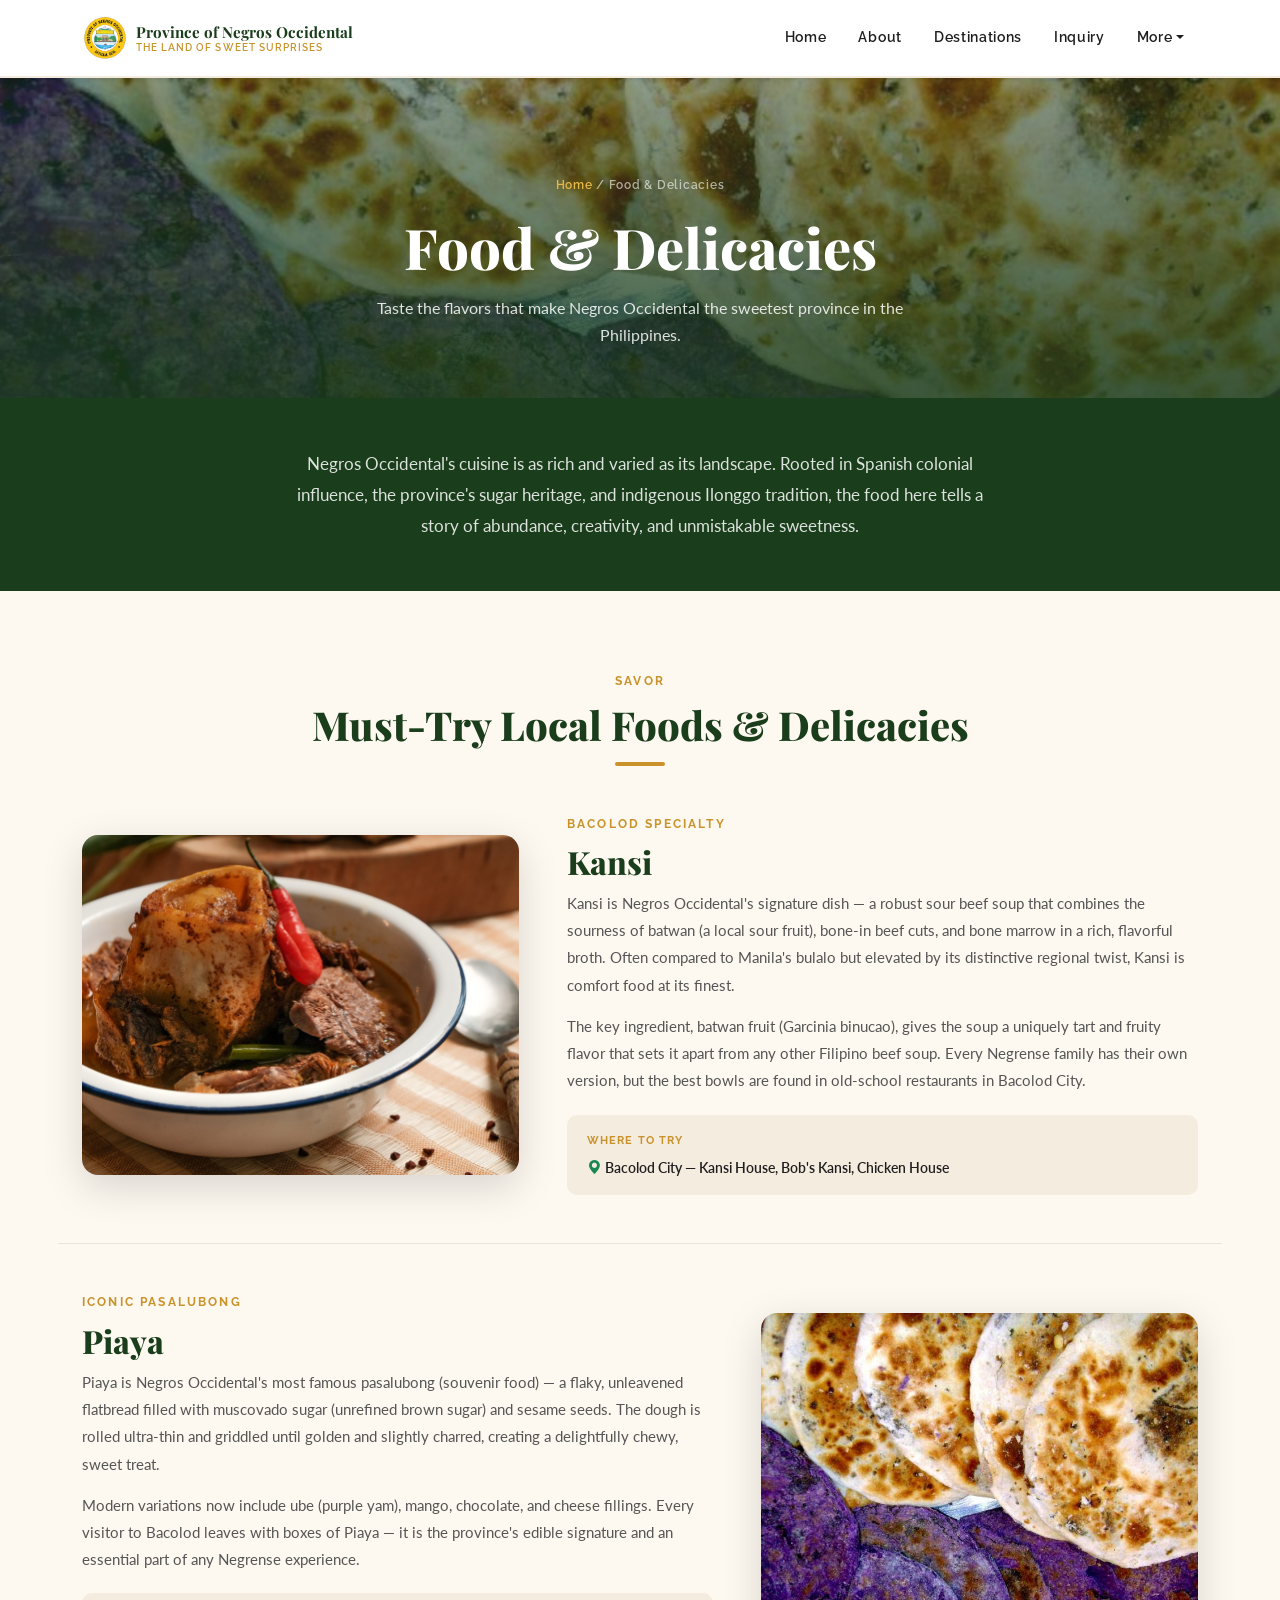
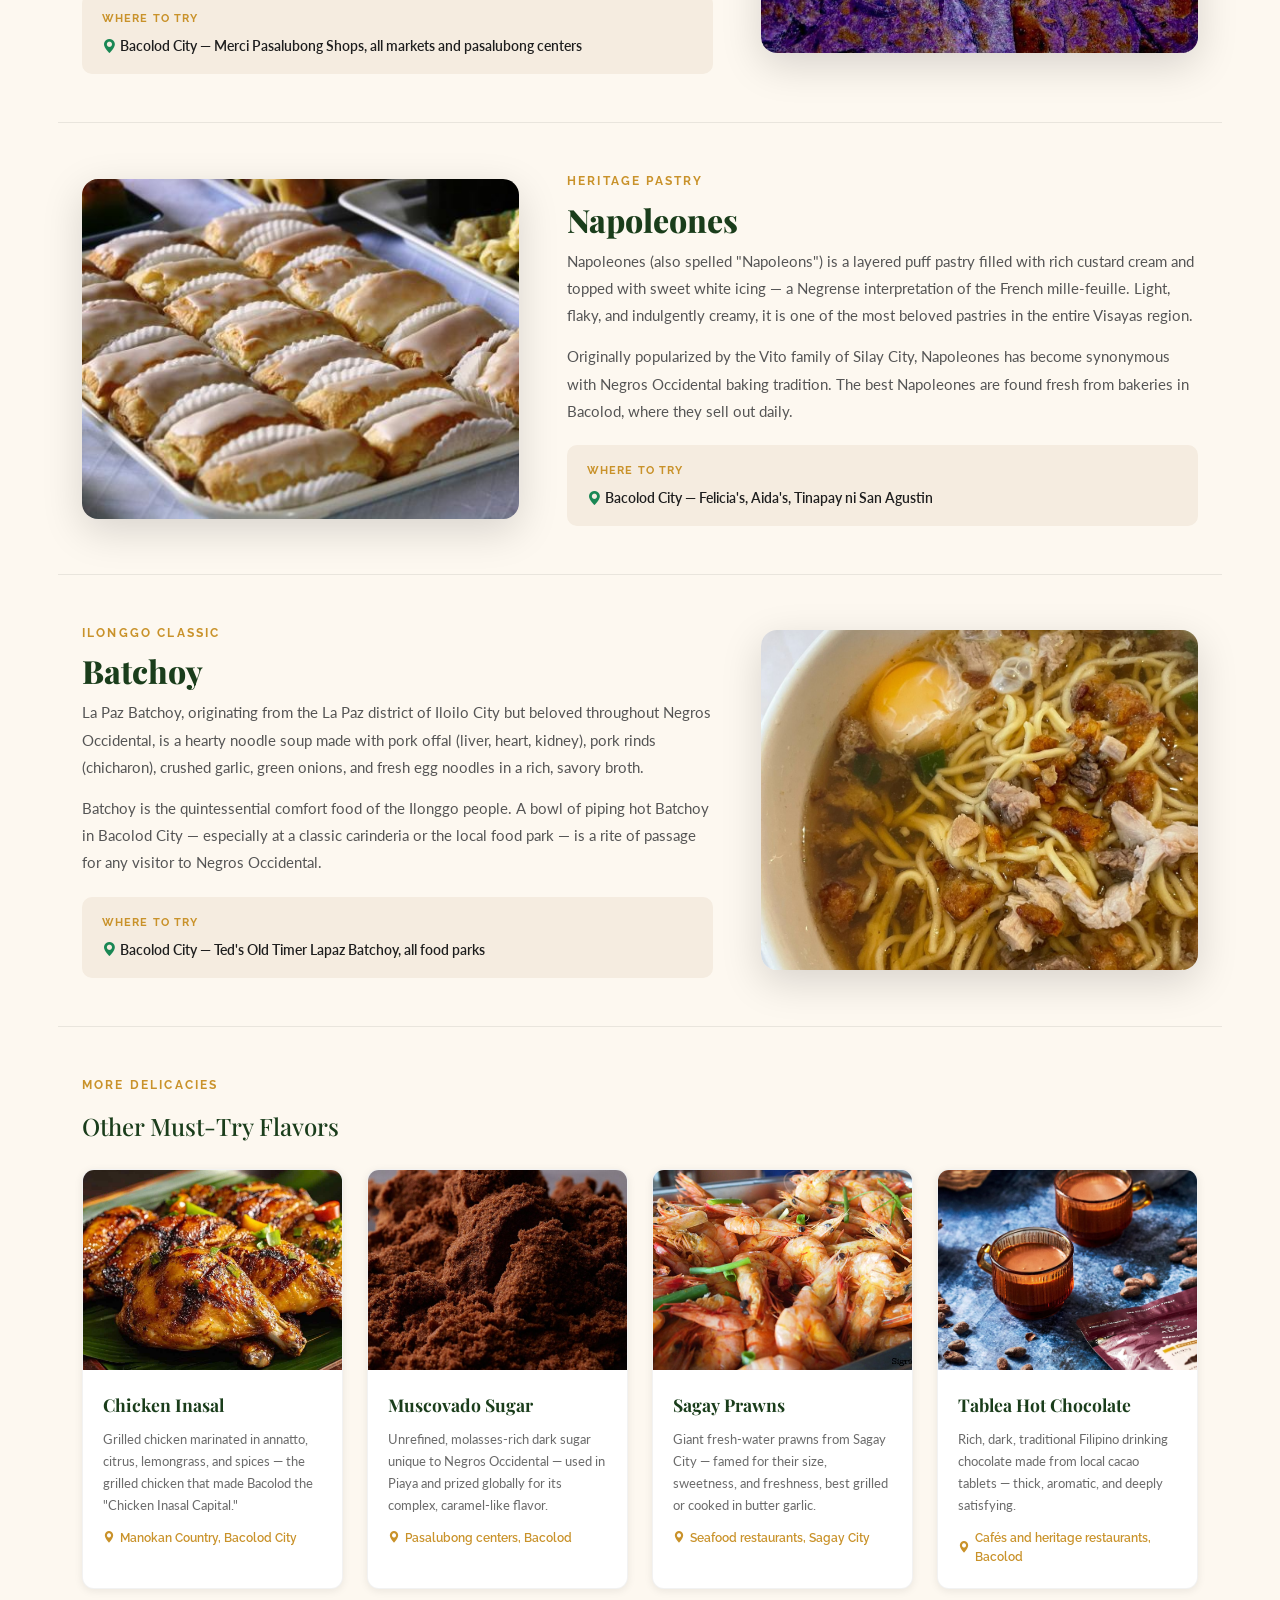
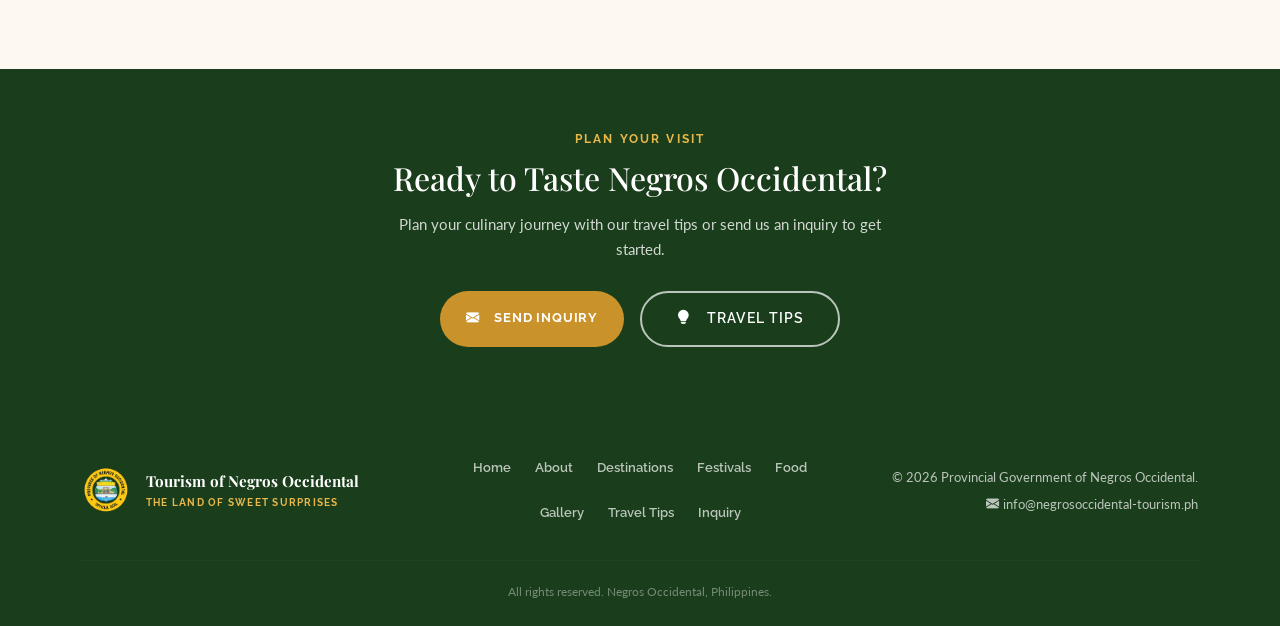
<file: food.html>
<!DOCTYPE html>
<html lang="en">
<head>
  <meta charset="UTF-8">
  <meta name="viewport" content="width=device-width, initial-scale=1">
  <title>Food &amp; Delicacies — Negros Occidental</title>
  <link rel="stylesheet" href="https://cdn.jsdelivr.net/npm/bootstrap@5.3.3/dist/css/bootstrap.min.css">
  <link rel="stylesheet" href="https://cdn.jsdelivr.net/npm/bootstrap-icons@1.11.3/font/bootstrap-icons.min.css">
  <link rel="stylesheet" href="styles/style.css">
</head>
<body>

<div class="page-banner" style="background-image:url('images/piaya.jpg');">
  <div class="page-banner-overlay"></div>
  <div class="container-xl text-center">
    <div class="breadcrumb-custom mb-3"><a href="index.html">Home</a><span class="current"> / Food &amp; Delicacies</span></div>
    <h1>Food &amp; Delicacies</h1>
    <p>Taste the flavors that make Negros Occidental the sweetest province in the Philippines.</p>
  </div>
</div>

<section style="background:var(--green-dark);padding:50px 0;">
  <div class="container-xl text-center">
    <p style="color:rgba(255,255,255,0.85);font-size:1.05rem;max-width:700px;margin:0 auto;line-height:1.85;">
      Negros Occidental's cuisine is as rich and varied as its landscape. Rooted in Spanish colonial influence,
      the province's sugar heritage, and indigenous Ilonggo tradition, the food here tells a story of abundance,
      creativity, and unmistakable sweetness.
    </p>
  </div>
</section>

<section class="section-py bg-cream">
  <div class="container-xl">
    <div class="section-label text-center mb-2">Savor</div>
    <h2 class="section-heading text-center mb-2">Must-Try Local Foods &amp; Delicacies</h2>
    <span class="divider-gold d-block mb-5"></span>

    <div class="row g-5 align-items-center mb-5 pb-5" style="border-bottom:1px solid rgba(0,0,0,0.08);">
      <div class="col-lg-5 fade-up">
        <img src="images/kansi.jpg" alt="Kansi" style="width:100%;height:340px;object-fit:cover;border-radius:16px;box-shadow:0 12px 40px rgba(0,0,0,0.15);">
      </div>
      <div class="col-lg-7 fade-up">
        <div class="section-label mb-2">Bacolod Specialty</div>
        <h3 style="font-family:'Playfair Display',serif;font-size:2rem;color:var(--green-dark);font-weight:800;margin-bottom:8px;">Kansi</h3>
        <p style="font-size:0.92rem;color:#555;line-height:1.85;margin-bottom:14px;">
          Kansi is Negros Occidental's signature dish — a robust sour beef soup that combines the sourness of
          batwan (a local sour fruit), bone-in beef cuts, and bone marrow in a rich, flavorful broth. Often
          compared to Manila's bulalo but elevated by its distinctive regional twist, Kansi is comfort food
          at its finest.
        </p>
        <p style="font-size:0.92rem;color:#555;line-height:1.85;margin-bottom:20px;">
          The key ingredient, batwan fruit (Garcinia binucao), gives the soup a uniquely tart and fruity
          flavor that sets it apart from any other Filipino beef soup. Every Negrense family has their own
          version, but the best bowls are found in old-school restaurants in Bacolod City.
        </p>
        <div style="background:var(--cream-dark);border-radius:10px;padding:16px 20px;">
          <div style="font-family:'Raleway',sans-serif;font-size:0.7rem;font-weight:700;letter-spacing:0.1em;text-transform:uppercase;color:var(--gold);margin-bottom:6px;">Where to Try</div>
          <div style="font-size:0.88rem;color:var(--text-dark);font-weight:600;"><i class="bi bi-geo-alt-fill text-success me-1"></i>Bacolod City — Kansi House, Bob's Kansi, Chicken House</div>
        </div>
      </div>
    </div>

    <div class="row g-5 align-items-center mb-5 pb-5 flex-lg-row-reverse" style="border-bottom:1px solid rgba(0,0,0,0.08);">
      <div class="col-lg-5 fade-up">
        <img src="images/piaya.jpg" alt="Piaya" style="width:100%;height:340px;object-fit:cover;border-radius:16px;box-shadow:0 12px 40px rgba(0,0,0,0.15);">
      </div>
      <div class="col-lg-7 fade-up">
        <div class="section-label mb-2">Iconic Pasalubong</div>
        <h3 style="font-family:'Playfair Display',serif;font-size:2rem;color:var(--green-dark);font-weight:800;margin-bottom:8px;">Piaya</h3>
        <p style="font-size:0.92rem;color:#555;line-height:1.85;margin-bottom:14px;">
          Piaya is Negros Occidental's most famous pasalubong (souvenir food) — a flaky, unleavened flatbread
          filled with muscovado sugar (unrefined brown sugar) and sesame seeds. The dough is rolled ultra-thin
          and griddled until golden and slightly charred, creating a delightfully chewy, sweet treat.
        </p>
        <p style="font-size:0.92rem;color:#555;line-height:1.85;margin-bottom:20px;">
          Modern variations now include ube (purple yam), mango, chocolate, and cheese fillings. Every visitor
          to Bacolod leaves with boxes of Piaya — it is the province's edible signature and an essential part
          of any Negrense experience.
        </p>
        <div style="background:var(--cream-dark);border-radius:10px;padding:16px 20px;">
          <div style="font-family:'Raleway',sans-serif;font-size:0.7rem;font-weight:700;letter-spacing:0.1em;text-transform:uppercase;color:var(--gold);margin-bottom:6px;">Where to Try</div>
          <div style="font-size:0.88rem;color:var(--text-dark);font-weight:600;"><i class="bi bi-geo-alt-fill text-success me-1"></i>Bacolod City — Merci Pasalubong Shops, all markets and pasalubong centers</div>
        </div>
      </div>
    </div>

    <div class="row g-5 align-items-center mb-5 pb-5" style="border-bottom:1px solid rgba(0,0,0,0.08);">
      <div class="col-lg-5 fade-up">
        <img src="images/napeleones.jpg" alt="Napoleones" style="width:100%;height:340px;object-fit:cover;border-radius:16px;box-shadow:0 12px 40px rgba(0,0,0,0.15);">
      </div>
      <div class="col-lg-7 fade-up">
        <div class="section-label mb-2">Heritage Pastry</div>
        <h3 style="font-family:'Playfair Display',serif;font-size:2rem;color:var(--green-dark);font-weight:800;margin-bottom:8px;">Napoleones</h3>
        <p style="font-size:0.92rem;color:#555;line-height:1.85;margin-bottom:14px;">
          Napoleones (also spelled "Napoleons") is a layered puff pastry filled with rich custard cream and
          topped with sweet white icing — a Negrense interpretation of the French mille-feuille. Light, flaky,
          and indulgently creamy, it is one of the most beloved pastries in the entire Visayas region.
        </p>
        <p style="font-size:0.92rem;color:#555;line-height:1.85;margin-bottom:20px;">
          Originally popularized by the Vito family of Silay City, Napoleones has become synonymous with
          Negros Occidental baking tradition. The best Napoleones are found fresh from bakeries in Bacolod,
          where they sell out daily.
        </p>
        <div style="background:var(--cream-dark);border-radius:10px;padding:16px 20px;">
          <div style="font-family:'Raleway',sans-serif;font-size:0.7rem;font-weight:700;letter-spacing:0.1em;text-transform:uppercase;color:var(--gold);margin-bottom:6px;">Where to Try</div>
          <div style="font-size:0.88rem;color:var(--text-dark);font-weight:600;"><i class="bi bi-geo-alt-fill text-success me-1"></i>Bacolod City — Felicia's, Aida's, Tinapay ni San Agustin</div>
        </div>
      </div>
    </div>

    <div class="row g-5 align-items-center mb-5 pb-5 flex-lg-row-reverse" style="border-bottom:1px solid rgba(0,0,0,0.08);">
      <div class="col-lg-5 fade-up">
        <img src="images/batchoy.jpg" alt="Batchoy" style="width:100%;height:340px;object-fit:cover;border-radius:16px;box-shadow:0 12px 40px rgba(0,0,0,0.15);">
      </div>
      <div class="col-lg-7 fade-up">
        <div class="section-label mb-2">Ilonggo Classic</div>
        <h3 style="font-family:'Playfair Display',serif;font-size:2rem;color:var(--green-dark);font-weight:800;margin-bottom:8px;">Batchoy</h3>
        <p style="font-size:0.92rem;color:#555;line-height:1.85;margin-bottom:14px;">
          La Paz Batchoy, originating from the La Paz district of Iloilo City but beloved throughout Negros Occidental,
          is a hearty noodle soup made with pork offal (liver, heart, kidney), pork rinds (chicharon), crushed
          garlic, green onions, and fresh egg noodles in a rich, savory broth.
        </p>
        <p style="font-size:0.92rem;color:#555;line-height:1.85;margin-bottom:20px;">
          Batchoy is the quintessential comfort food of the Ilonggo people. A bowl of piping hot Batchoy in
          Bacolod City — especially at a classic carinderia or the local food park — is a rite of passage
          for any visitor to Negros Occidental.
        </p>
        <div style="background:var(--cream-dark);border-radius:10px;padding:16px 20px;">
          <div style="font-family:'Raleway',sans-serif;font-size:0.7rem;font-weight:700;letter-spacing:0.1em;text-transform:uppercase;color:var(--gold);margin-bottom:6px;">Where to Try</div>
          <div style="font-size:0.88rem;color:var(--text-dark);font-weight:600;"><i class="bi bi-geo-alt-fill text-success me-1"></i>Bacolod City — Ted's Old Timer Lapaz Batchoy, all food parks</div>
        </div>
      </div>
    </div>

    <div class="section-label mb-3">More Delicacies</div>
    <h3 style="font-family:'Playfair Display',serif;color:var(--green-dark);font-size:1.5rem;margin-bottom:28px;">Other Must-Try Flavors</h3>
    <div class="row g-4">
      <div class="col-md-6 col-lg-3 fade-up">
        <div class="food-card">
          <img src="images/chicken.jpg" alt="Chicken Inasal" loading="lazy">
          <div class="food-card-body">
            <div class="food-card-name">Chicken Inasal</div>
            <p class="food-card-desc">Grilled chicken marinated in annatto, citrus, lemongrass, and spices — the grilled chicken that made Bacolod the "Chicken Inasal Capital."</p>
            <div class="food-card-where"><i class="bi bi-geo-alt-fill"></i>Manokan Country, Bacolod City</div>
          </div>
        </div>
      </div>
      <div class="col-md-6 col-lg-3 fade-up">
        <div class="food-card">
          <img src="images/muscovado.jpg" alt="Muscovado Sugar" loading="lazy">
          <div class="food-card-body">
            <div class="food-card-name">Muscovado Sugar</div>
            <p class="food-card-desc">Unrefined, molasses-rich dark sugar unique to Negros Occidental — used in Piaya and prized globally for its complex, caramel-like flavor.</p>
            <div class="food-card-where"><i class="bi bi-geo-alt-fill"></i>Pasalubong centers, Bacolod</div>
          </div>
        </div>
      </div>
      <div class="col-md-6 col-lg-3 fade-up">
        <div class="food-card">
          <img src="images/prawns.jpg" alt="Sagay Prawns" loading="lazy">
          <div class="food-card-body">
            <div class="food-card-name">Sagay Prawns</div>
            <p class="food-card-desc">Giant fresh-water prawns from Sagay City — famed for their size, sweetness, and freshness, best grilled or cooked in butter garlic.</p>
            <div class="food-card-where"><i class="bi bi-geo-alt-fill"></i>Seafood restaurants, Sagay City</div>
          </div>
        </div>
      </div>
      <div class="col-md-6 col-lg-3 fade-up">
        <div class="food-card">
          <img src="images/tablea.jpg" alt="Mayz Tablea" loading="lazy">
          <div class="food-card-body">
            <div class="food-card-name">Tablea Hot Chocolate</div>
            <p class="food-card-desc">Rich, dark, traditional Filipino drinking chocolate made from local cacao tablets — thick, aromatic, and deeply satisfying.</p>
            <div class="food-card-where"><i class="bi bi-geo-alt-fill"></i>Cafés and heritage restaurants, Bacolod</div>
          </div>
        </div>
      </div>
    </div>
  </div>
</section>

<section style="background:var(--green-dark);padding:60px 0;text-align:center;">
  <div class="container-xl">
    <div class="section-label mb-2" style="color:var(--gold-light);">Plan Your Visit</div>
    <h2 style="font-family:'Playfair Display',serif;font-size:2rem;color:#fff;margin-bottom:14px;">Ready to Taste Negros Occidental?</h2>
    <p style="color:rgba(255,255,255,0.8);max-width:500px;margin:0 auto 28px;">
      Plan your culinary journey with our travel tips or send us an inquiry to get started.
    </p>
    <div class="d-flex gap-3 justify-content-center flex-wrap">
      <a href="inquiry.html" class="btn-gold"><i class="bi bi-envelope-fill me-2"></i>Send Inquiry</a>
      <a href="traveltips.html" class="btn-hero-secondary"><i class="bi bi-lightbulb-fill me-2"></i>Travel Tips</a>
    </div>
  </div>
</section>

<script src="https://cdn.jsdelivr.net/npm/bootstrap@5.3.3/dist/js/bootstrap.bundle.min.js"></script>
<script src="styles/main.js"></script>

<script>renderNavbar(); renderFooter();</script>
</body>
</html>
</file>
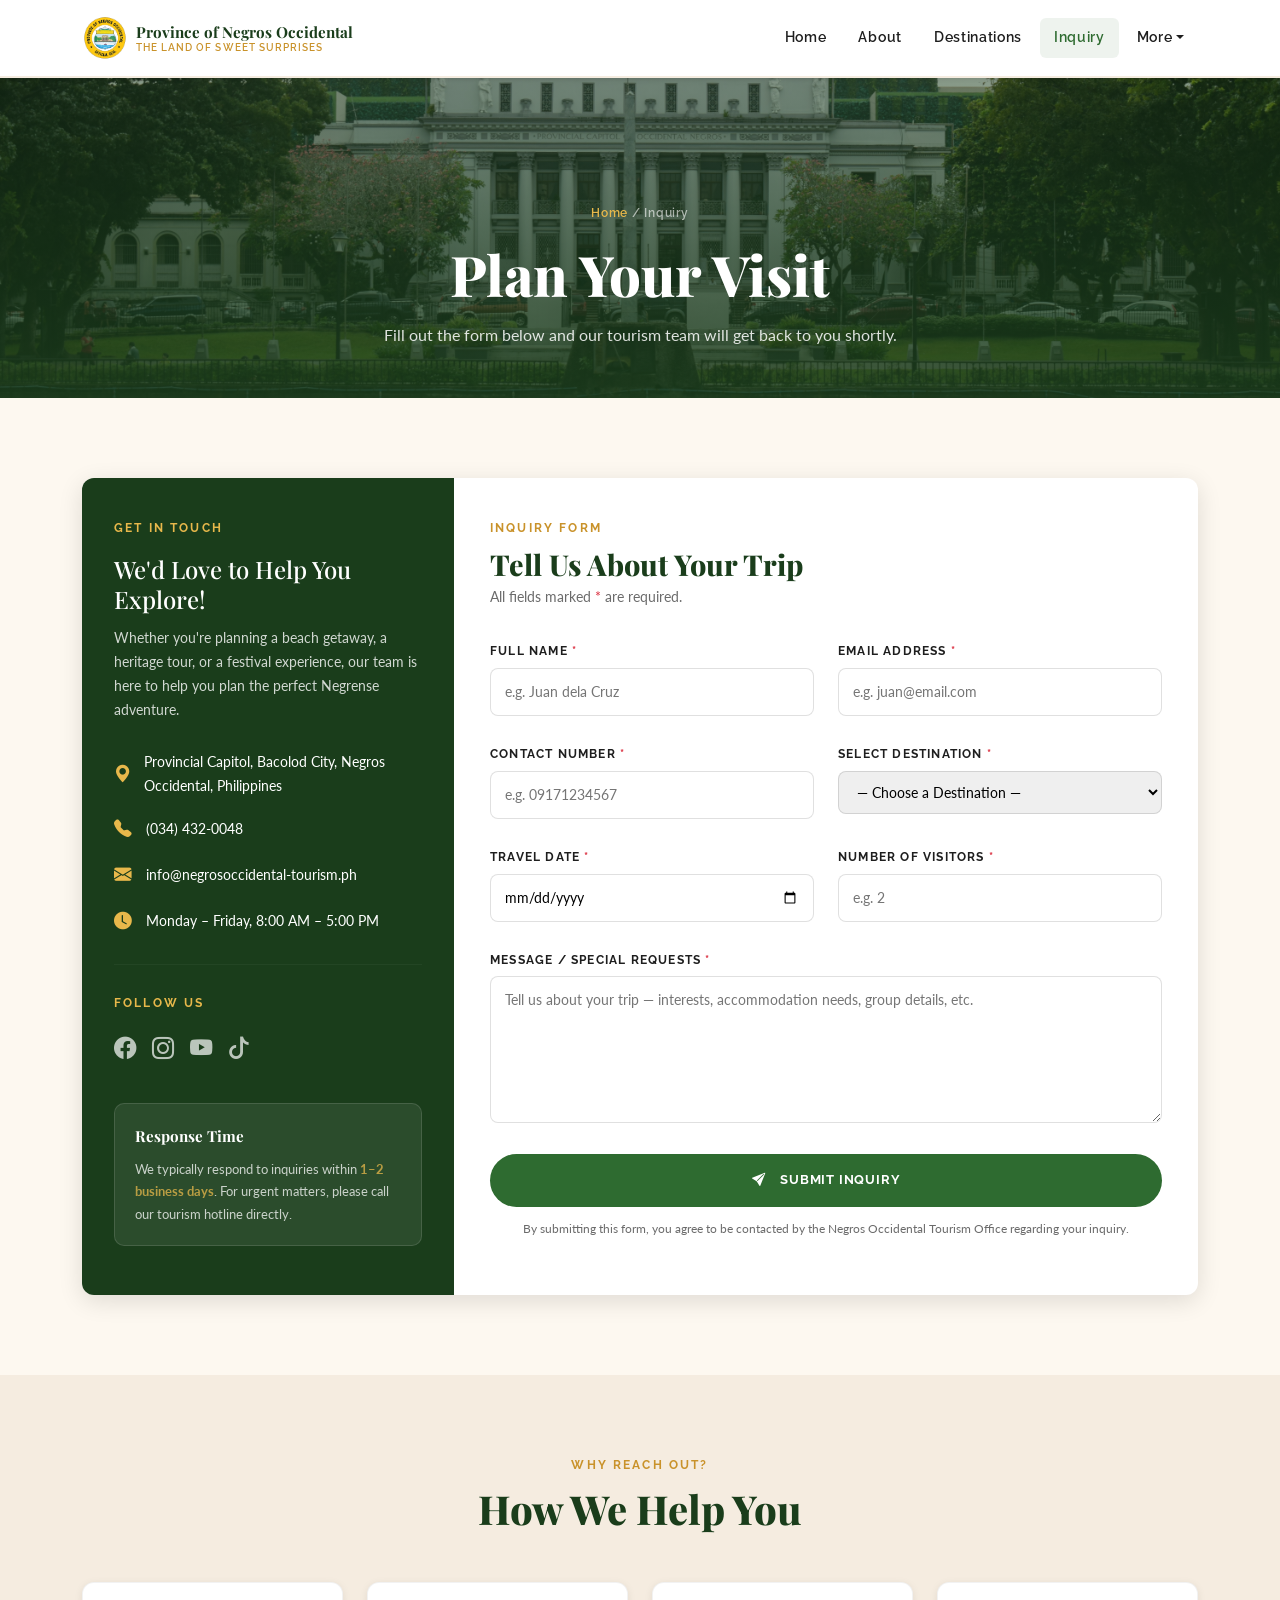
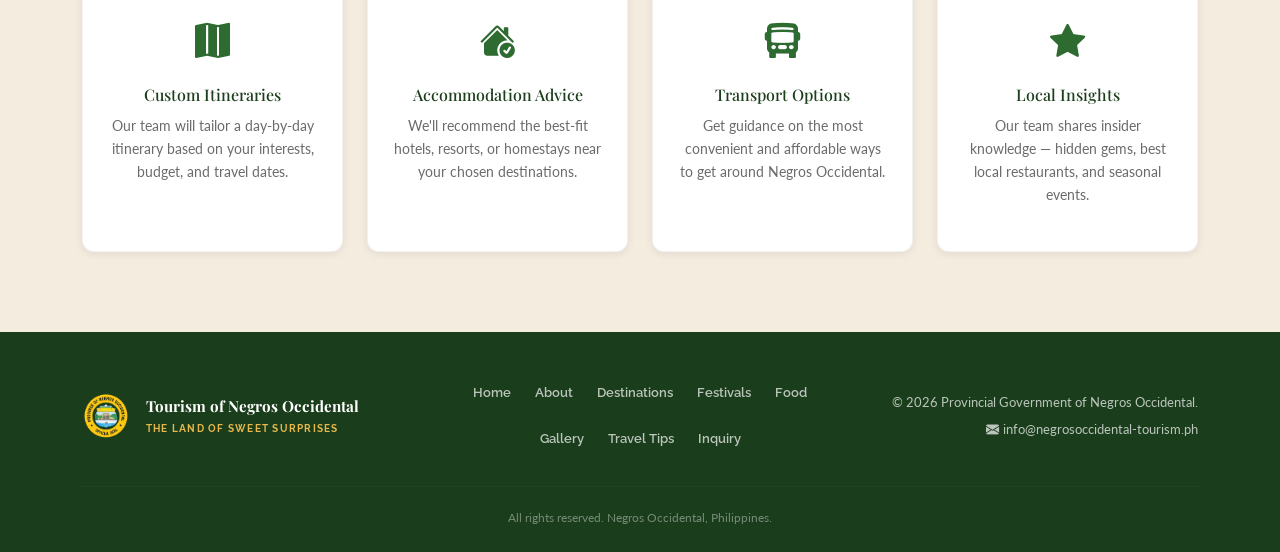
<file: inquiry.html>
<!DOCTYPE html>
<html lang="en">
<head>
  <meta charset="UTF-8">
  <meta name="viewport" content="width=device-width, initial-scale=1">
  <title>Inquiry Form — Negros Occidental</title>
  <link rel="stylesheet" href="https://cdn.jsdelivr.net/npm/bootstrap@5.3.3/dist/css/bootstrap.min.css">
  <link rel="stylesheet" href="https://cdn.jsdelivr.net/npm/bootstrap-icons@1.11.3/font/bootstrap-icons.min.css">
  <link rel="stylesheet" href="styles/style.css">
</head>
<body>

<div class="page-banner" style="background-image:url('images/capitolpark.jpg');">
  <div class="page-banner-overlay"></div>
  <div class="container-xl text-center">
    <div class="breadcrumb-custom mb-3"><a href="index.html">Home</a><span class="current"> / Inquiry</span></div>
    <h1>Plan Your Visit</h1>
    <p>Fill out the form below and our tourism team will get back to you shortly.</p>
  </div>
</div>

<section class="section-py bg-cream">
  <div class="container-xl">
    <div class="inquiry-wrap">
      <div class="row g-0">

        <div class="col-lg-4">
          <div class="inquiry-sidebar h-100">
            <div class="section-label mb-3" style="color:var(--gold-light);">Get in Touch</div>
            <h3>We'd Love to Help You Explore!</h3>
            <p>Whether you're planning a beach getaway, a heritage tour, or a festival experience, our team is here to help you plan the perfect Negrense adventure.</p>

            <div class="inquiry-contact-item">
              <i class="bi bi-geo-alt-fill"></i>
              <span>Provincial Capitol, Bacolod City, Negros Occidental, Philippines</span>
            </div>
            <div class="inquiry-contact-item">
              <i class="bi bi-telephone-fill"></i>
              <span>(034) 432-0048</span>
            </div>
            <div class="inquiry-contact-item">
              <i class="bi bi-envelope-fill"></i>
              <span>info@negrosoccidental-tourism.ph</span>
            </div>
            <div class="inquiry-contact-item">
              <i class="bi bi-clock-fill"></i>
              <span>Monday – Friday, 8:00 AM – 5:00 PM</span>
            </div>

            <hr style="border-color:rgba(255,255,255,0.15);margin:28px 0;">

            <div class="section-label mb-3" style="color:var(--gold-light);">Follow Us</div>
            <div class="d-flex gap-3">
              <a href="#" style="color:rgba(255,255,255,0.7);font-size:1.4rem;transition:color 0.2s;" onmouseover="this.style.color='#e8b84b'" onmouseout="this.style.color='rgba(255,255,255,0.7)'"><i class="bi bi-facebook"></i></a>
              <a href="#" style="color:rgba(255,255,255,0.7);font-size:1.4rem;transition:color 0.2s;" onmouseover="this.style.color='#e8b84b'" onmouseout="this.style.color='rgba(255,255,255,0.7)'"><i class="bi bi-instagram"></i></a>
              <a href="#" style="color:rgba(255,255,255,0.7);font-size:1.4rem;transition:color 0.2s;" onmouseover="this.style.color='#e8b84b'" onmouseout="this.style.color='rgba(255,255,255,0.7)'"><i class="bi bi-youtube"></i></a>
              <a href="#" style="color:rgba(255,255,255,0.7);font-size:1.4rem;transition:color 0.2s;" onmouseover="this.style.color='#e8b84b'" onmouseout="this.style.color='rgba(255,255,255,0.7)'"><i class="bi bi-tiktok"></i></a>
            </div>

            <div style="margin-top:36px;padding:20px;background:rgba(255,255,255,0.08);border-radius:10px;border:1px solid rgba(255,255,255,0.12);">
              <div style="font-family:'Playfair Display',serif;font-size:0.95rem;color:#fff;font-weight:700;margin-bottom:8px;">Response Time</div>
              <p style="font-size:0.82rem;opacity:0.75;margin:0;line-height:1.7;">We typically respond to inquiries within <strong style="color:var(--gold-light);">1–2 business days</strong>. For urgent matters, please call our tourism hotline directly.</p>
            </div>
          </div>
        </div>

        <div class="col-lg-8">
          <div class="inquiry-form-body">
            <div class="section-label mb-2">Inquiry Form</div>
            <h2 class="section-heading mb-1" style="font-size:1.8rem;">Tell Us About Your Trip</h2>
            <p style="font-size:0.85rem;color:var(--text-muted);margin-bottom:28px;">All fields marked <span style="color:#dc3545;">*</span> are required.</p>

            <div class="form-success-banner" id="successBanner">
              <i class="bi bi-check-circle-fill" style="color:var(--green-mid);"></i>
              <p style="font-size:1rem;color:var(--green-dark);font-weight:700;margin-bottom:4px;">Inquiry Sent Successfully!</p>
              <p style="font-size:0.85rem;color:#555;margin:0;">Thank you! Our tourism team will get back to you within 1–2 business days.</p>
            </div>

            <form id="inquiryForm" novalidate>
              <div class="row g-4">

                <div class="col-md-6">
                  <label class="form-label-custom">Full Name <span style="color:#dc3545;">*</span></label>
                  <input type="text" id="fullName" class="form-control-custom" placeholder="e.g. Juan dela Cruz">
                  <div class="invalid-feedback-custom" id="err-fullName">Full name is required.</div>
                </div>

                <div class="col-md-6">
                  <label class="form-label-custom">Email Address <span style="color:#dc3545;">*</span></label>
                  <input type="email" id="email" class="form-control-custom" placeholder="e.g. juan@email.com">
                  <div class="invalid-feedback-custom" id="err-email">Please enter a valid email address.</div>
                </div>

                <div class="col-md-6">
                  <label class="form-label-custom">Contact Number <span style="color:#dc3545;">*</span></label>
                  <input type="tel" id="contactNumber" class="form-control-custom" placeholder="e.g. 09171234567">
                  <div class="invalid-feedback-custom" id="err-contactNumber">Contact number must contain numbers only (10–11 digits).</div>
                </div>

                <div class="col-md-6">
                  <label class="form-label-custom">Select Destination <span style="color:#dc3545;">*</span></label>
                  <select id="destination" class="form-control-custom" style="appearance:auto;">
                    <option value="">— Choose a Destination —</option>
                  </select>
                  <div class="invalid-feedback-custom" id="err-destination">Please select a destination.</div>
                </div>

                <div class="col-md-6">
                  <label class="form-label-custom">Travel Date <span style="color:#dc3545;">*</span></label>
                  <input type="date" id="travelDate" class="form-control-custom">
                  <div class="invalid-feedback-custom" id="err-travelDate">Please select a travel date.</div>
                </div>

                <div class="col-md-6">
                  <label class="form-label-custom">Number of Visitors <span style="color:#dc3545;">*</span></label>
                  <input type="number" id="visitors" class="form-control-custom" placeholder="e.g. 2" min="1">
                  <div class="invalid-feedback-custom" id="err-visitors">Number of visitors must be at least 1.</div>
                </div>

                <div class="col-12">
                  <label class="form-label-custom">Message / Special Requests <span style="color:#dc3545;">*</span></label>
                  <textarea id="message" class="form-control-custom" rows="5" placeholder="Tell us about your trip — interests, accommodation needs, group details, etc."></textarea>
                  <div class="invalid-feedback-custom" id="err-message">Message is required.</div>
                </div>

                <div class="col-12">
                  <button type="submit" class="btn-primary-custom" style="width:100%;justify-content:center;padding:15px;">
                    <i class="bi bi-send-fill me-2"></i> Submit Inquiry
                  </button>
                  <p style="font-size:0.76rem;color:var(--text-muted);text-align:center;margin-top:12px;">
                    By submitting this form, you agree to be contacted by the Negros Occidental Tourism Office regarding your inquiry.
                  </p>
                </div>

              </div>
            </form>
          </div>
        </div>

      </div>
    </div>
  </div>
</section>

<section class="section-py bg-cream-dark">
  <div class="container-xl">
    <div class="section-label text-center mb-2">Why Reach Out?</div>
    <h2 class="section-heading text-center mb-5">How We Help You</h2>
    <div class="row g-4">
      <div class="col-md-6 col-lg-3 fade-up">
        <div class="highlight-card">
          <i class="bi bi-map-fill"></i>
          <h5>Custom Itineraries</h5>
          <p>Our team will tailor a day-by-day itinerary based on your interests, budget, and travel dates.</p>
        </div>
      </div>
      <div class="col-md-6 col-lg-3 fade-up">
        <div class="highlight-card">
          <i class="bi bi-house-check-fill"></i>
          <h5>Accommodation Advice</h5>
          <p>We'll recommend the best-fit hotels, resorts, or homestays near your chosen destinations.</p>
        </div>
      </div>
      <div class="col-md-6 col-lg-3 fade-up">
        <div class="highlight-card">
          <i class="bi bi-bus-front-fill"></i>
          <h5>Transport Options</h5>
          <p>Get guidance on the most convenient and affordable ways to get around Negros Occidental.</p>
        </div>
      </div>
      <div class="col-md-6 col-lg-3 fade-up">
        <div class="highlight-card">
          <i class="bi bi-star-fill"></i>
          <h5>Local Insights</h5>
          <p>Our team shares insider knowledge — hidden gems, best local restaurants, and seasonal events.</p>
        </div>
      </div>
    </div>
  </div>
</section>

<script src="https://cdn.jsdelivr.net/npm/bootstrap@5.3.3/dist/js/bootstrap.bundle.min.js"></script>
<script src="styles/main.js"></script>
<script>
  renderNavbar();
  renderFooter();

  populateDestinationSelect('destination');

  document.getElementById('travelDate').min = new Date().toISOString().split('T')[0];

  function showError(fieldId, show) {
    const field = document.getElementById(fieldId);
    const err   = document.getElementById('err-' + fieldId);
    if (show) {
      field.classList.add('is-invalid');
      err.classList.add('show');
    } else {
      field.classList.remove('is-invalid');
      err.classList.remove('show');
    }
  }

  function validateForm() {
    let valid = true;

    const name = document.getElementById('fullName').value.trim();
    showError('fullName', !name);
    if (!name) valid = false;


    const email = document.getElementById('email').value.trim();
    const emailRegex = /^[^\s@]+@[^\s@]+\.[^\s@]+$/;
    showError('email', !emailRegex.test(email));
    if (!emailRegex.test(email)) valid = false;

    const contact = document.getElementById('contactNumber').value.trim();
    const contactRegex = /^\d{10,11}$/;
    showError('contactNumber', !contactRegex.test(contact));
    if (!contactRegex.test(contact)) valid = false;

    const dest = document.getElementById('destination').value;
    showError('destination', !dest);
    if (!dest) valid = false;

    const date = document.getElementById('travelDate').value;
    showError('travelDate', !date);
    if (!date) valid = false;

    const visitors = parseInt(document.getElementById('visitors').value, 10);
    showError('visitors', isNaN(visitors) || visitors < 1);
    if (isNaN(visitors) || visitors < 1) valid = false;

    const msg = document.getElementById('message').value.trim();
    showError('message', !msg);
    if (!msg) valid = false;

    return valid;
  }

  ['fullName','email','contactNumber','destination','travelDate','visitors','message'].forEach(id => {
    document.getElementById(id).addEventListener('input', () => showError(id, false));
    document.getElementById(id).addEventListener('change', () => showError(id, false));
  });

  document.getElementById('inquiryForm').addEventListener('submit', function(e) {
    e.preventDefault();
    if (!validateForm()) return;

    this.style.display = 'none';
    document.getElementById('successBanner').classList.add('show');
    document.getElementById('successBanner').scrollIntoView({ behavior: 'smooth', block: 'center' });
  });
</script>
</body>
</html>
</file>
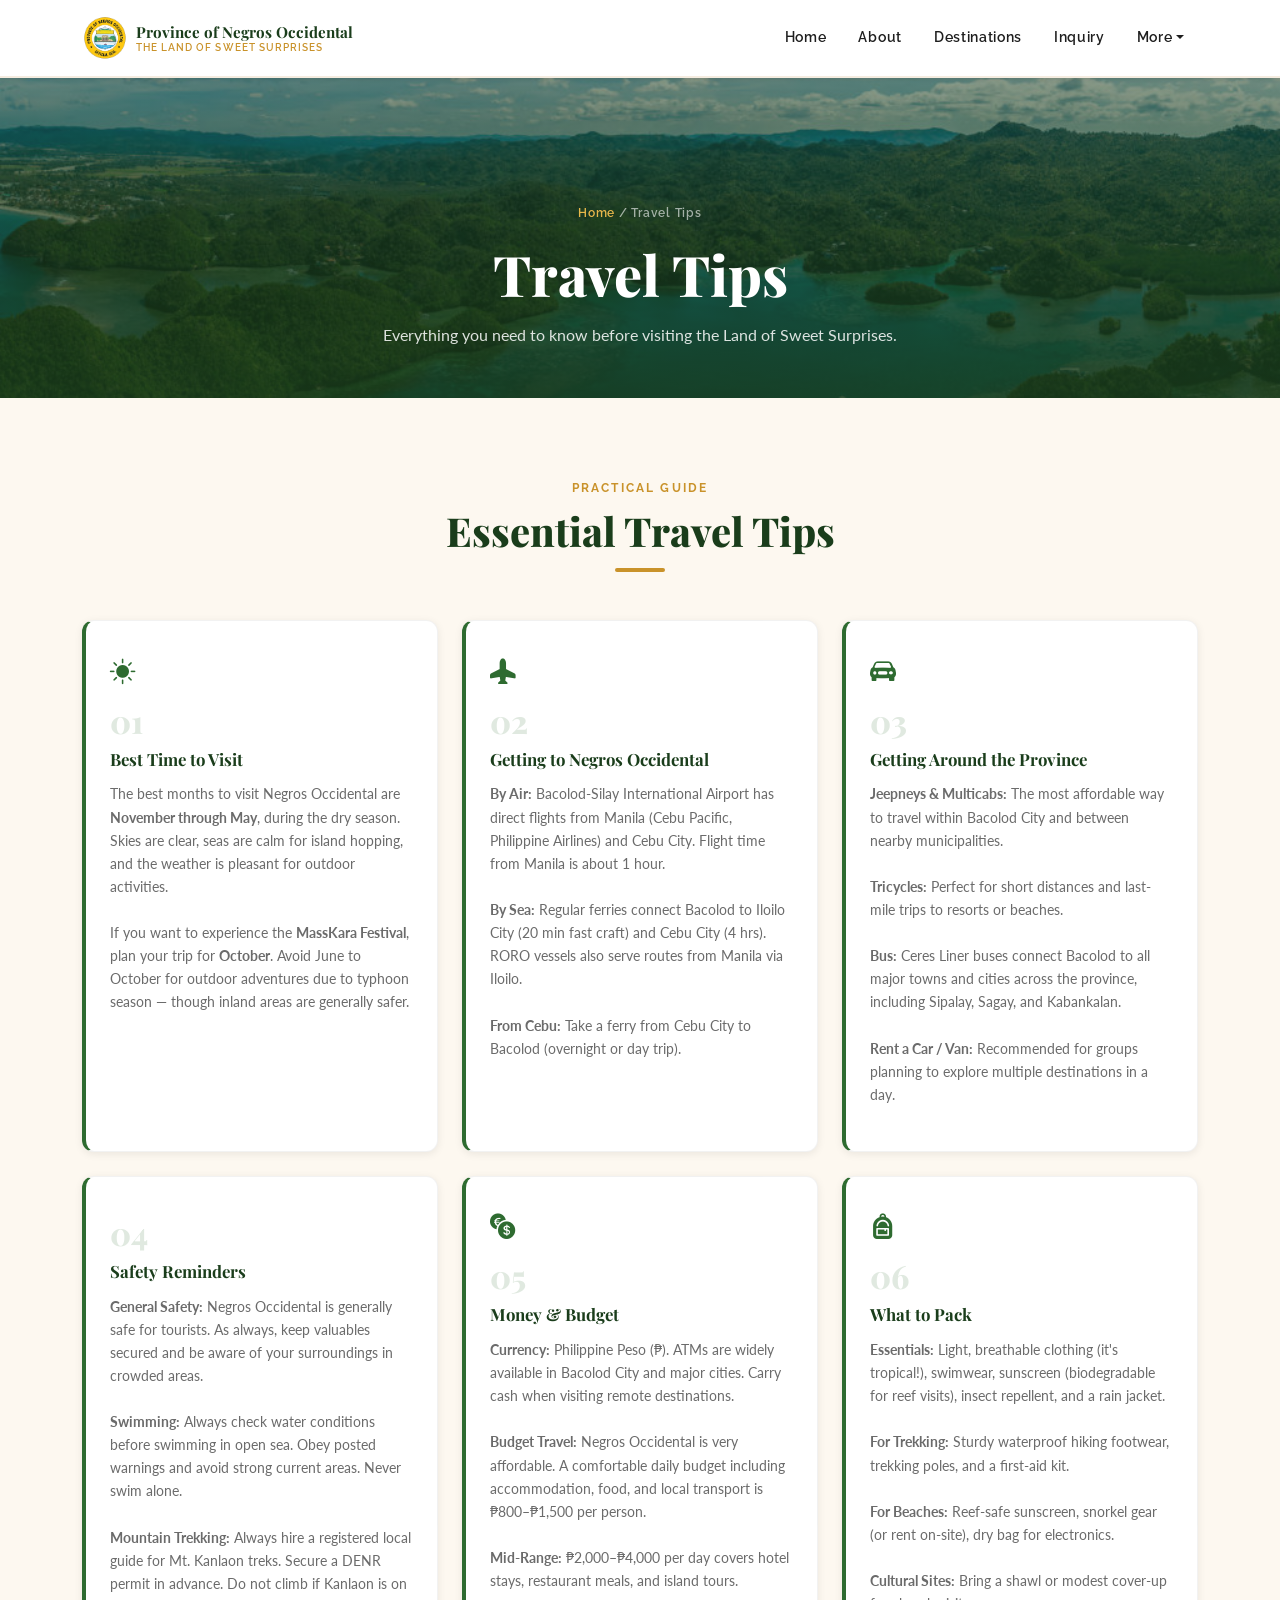
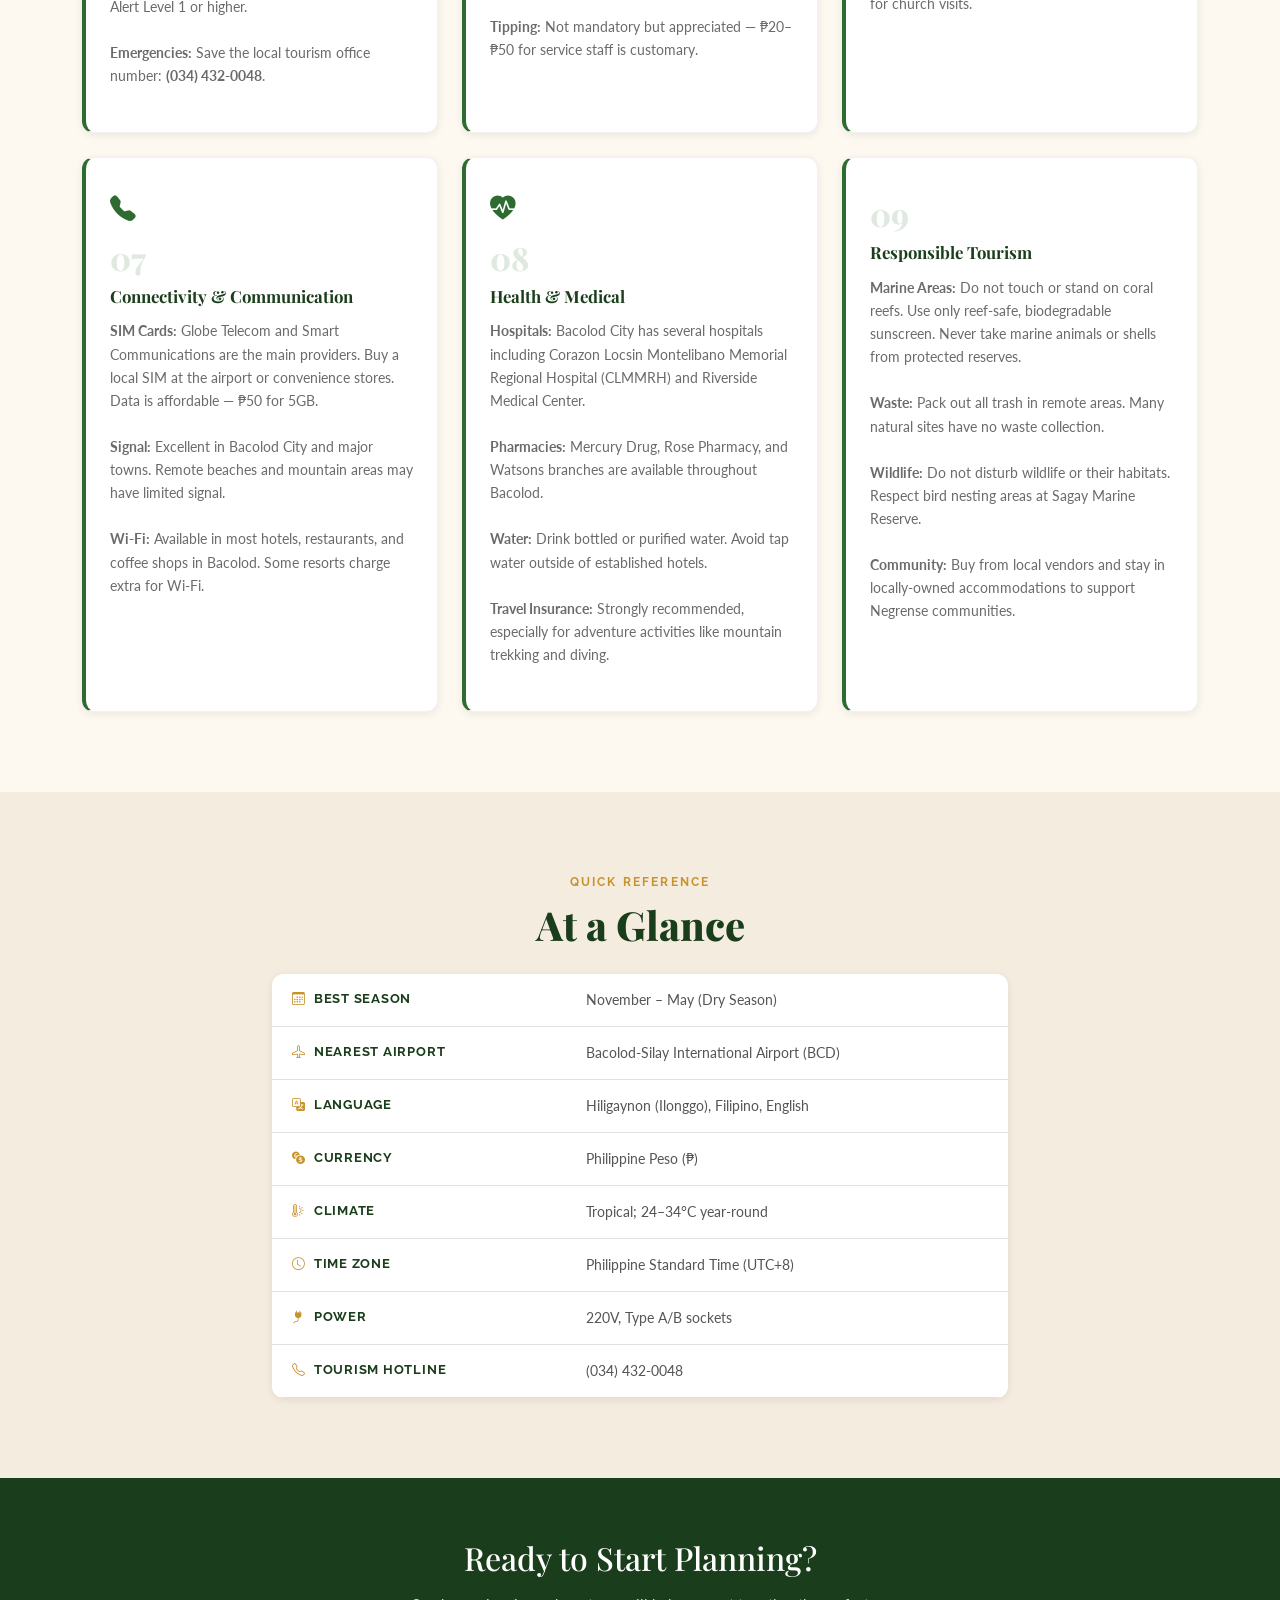
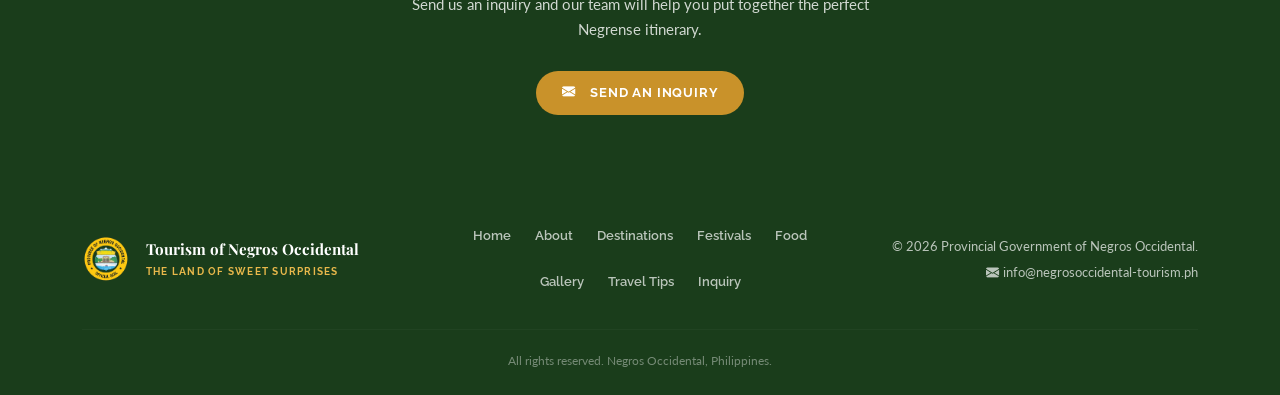
<file: traveltips.html>
<!DOCTYPE html>
<html lang="en">
<head>
  <meta charset="UTF-8">
  <meta name="viewport" content="width=device-width, initial-scale=1">
  <title>Travel Tips — Negros Occidental</title>
  <link rel="stylesheet" href="https://cdn.jsdelivr.net/npm/bootstrap@5.3.3/dist/css/bootstrap.min.css">
  <link rel="stylesheet" href="https://cdn.jsdelivr.net/npm/bootstrap-icons@1.11.3/font/bootstrap-icons.min.css">
  <link rel="stylesheet" href="styles/style.css">
</head>
<body>

<div class="page-banner" style="background-image:url('images/sipalay.jpg');">
  <div class="page-banner-overlay"></div>
  <div class="container-xl text-center">
    <div class="breadcrumb-custom mb-3"><a href="index.html">Home</a><span class="current"> / Travel Tips</span></div>
    <h1>Travel Tips</h1>
    <p>Everything you need to know before visiting the Land of Sweet Surprises.</p>
  </div>
</div>

<section class="section-py bg-cream">
  <div class="container-xl">
    <div class="section-label text-center mb-2">Practical Guide</div>
    <h2 class="section-heading text-center mb-2">Essential Travel Tips</h2>
    <span class="divider-gold d-block mb-5"></span>

    <div class="row g-4">

      <div class="col-md-6 col-lg-4 fade-up">
        <div class="tip-card">
          <i class="bi bi-sun-fill tip-icon"></i>
          <div class="tip-number">01</div>
          <div class="tip-title">Best Time to Visit</div>
          <p class="tip-desc">
            The best months to visit Negros Occidental are <strong>November through May</strong>, during the dry season.
            Skies are clear, seas are calm for island hopping, and the weather is pleasant for outdoor activities.
            <br><br>
            If you want to experience the <strong>MassKara Festival</strong>, plan your trip for <strong>October</strong>.
            Avoid June to October for outdoor adventures due to typhoon season — though inland areas are generally safer.
          </p>
        </div>
      </div>

      <div class="col-md-6 col-lg-4 fade-up">
        <div class="tip-card">
          <i class="bi bi-airplane-fill tip-icon"></i>
          <div class="tip-number">02</div>
          <div class="tip-title">Getting to Negros Occidental</div>
          <p class="tip-desc">
            <strong>By Air:</strong> Bacolod-Silay International Airport has direct flights from Manila (Cebu Pacific, Philippine Airlines) and Cebu City. Flight time from Manila is about 1 hour.
            <br><br>
            <strong>By Sea:</strong> Regular ferries connect Bacolod to Iloilo City (20 min fast craft) and Cebu City (4 hrs). RORO vessels also serve routes from Manila via Iloilo.
            <br><br>
            <strong>From Cebu:</strong> Take a ferry from Cebu City to Bacolod (overnight or day trip).
          </p>
        </div>
      </div>

      <div class="col-md-6 col-lg-4 fade-up">
        <div class="tip-card">
          <i class="bi bi-car-front-fill tip-icon"></i>
          <div class="tip-number">03</div>
          <div class="tip-title">Getting Around the Province</div>
          <p class="tip-desc">
            <strong>Jeepneys & Multicabs:</strong> The most affordable way to travel within Bacolod City and between nearby municipalities.
            <br><br>
            <strong>Tricycles:</strong> Perfect for short distances and last-mile trips to resorts or beaches.
            <br><br>
            <strong>Bus:</strong> Ceres Liner buses connect Bacolod to all major towns and cities across the province, including Sipalay, Sagay, and Kabankalan.
            <br><br>
            <strong>Rent a Car / Van:</strong> Recommended for groups planning to explore multiple destinations in a day.
          </p>
        </div>
      </div>

      <div class="col-md-6 col-lg-4 fade-up">
        <div class="tip-card">
          <i class="bi bi-shield-check-fill tip-icon"></i>
          <div class="tip-number">04</div>
          <div class="tip-title">Safety Reminders</div>
          <p class="tip-desc">
            <strong>General Safety:</strong> Negros Occidental is generally safe for tourists. As always, keep valuables secured and be aware of your surroundings in crowded areas.
            <br><br>
            <strong>Swimming:</strong> Always check water conditions before swimming in open sea. Obey posted warnings and avoid strong current areas. Never swim alone.
            <br><br>
            <strong>Mountain Trekking:</strong> Always hire a registered local guide for Mt. Kanlaon treks. Secure a DENR permit in advance. Do not climb if Kanlaon is on Alert Level 1 or higher.
            <br><br>
            <strong>Emergencies:</strong> Save the local tourism office number: <strong>(034) 432-0048</strong>.
          </p>
        </div>
      </div>

      <div class="col-md-6 col-lg-4 fade-up">
        <div class="tip-card">
          <i class="bi bi-currency-exchange tip-icon"></i>
          <div class="tip-number">05</div>
          <div class="tip-title">Money &amp; Budget</div>
          <p class="tip-desc">
            <strong>Currency:</strong> Philippine Peso (₱). ATMs are widely available in Bacolod City and major cities. Carry cash when visiting remote destinations.
            <br><br>
            <strong>Budget Travel:</strong> Negros Occidental is very affordable. A comfortable daily budget including accommodation, food, and local transport is ₱800–₱1,500 per person.
            <br><br>
            <strong>Mid-Range:</strong> ₱2,000–₱4,000 per day covers hotel stays, restaurant meals, and island tours.
            <br><br>
            <strong>Tipping:</strong> Not mandatory but appreciated — ₱20–₱50 for service staff is customary.
          </p>
        </div>
      </div>

      <div class="col-md-6 col-lg-4 fade-up">
        <div class="tip-card">
          <i class="bi bi-backpack-fill tip-icon"></i>
          <div class="tip-number">06</div>
          <div class="tip-title">What to Pack</div>
          <p class="tip-desc">
            <strong>Essentials:</strong> Light, breathable clothing (it's tropical!), swimwear, sunscreen (biodegradable for reef visits), insect repellent, and a rain jacket.
            <br><br>
            <strong>For Trekking:</strong> Sturdy waterproof hiking footwear, trekking poles, and a first-aid kit.
            <br><br>
            <strong>For Beaches:</strong> Reef-safe sunscreen, snorkel gear (or rent on-site), dry bag for electronics.
            <br><br>
            <strong>Cultural Sites:</strong> Bring a shawl or modest cover-up for church visits.
          </p>
        </div>
      </div>

      <div class="col-md-6 col-lg-4 fade-up">
        <div class="tip-card">
          <i class="bi bi-telephone-fill tip-icon"></i>
          <div class="tip-number">07</div>
          <div class="tip-title">Connectivity &amp; Communication</div>
          <p class="tip-desc">
            <strong>SIM Cards:</strong> Globe Telecom and Smart Communications are the main providers. Buy a local SIM at the airport or convenience stores. Data is affordable — ₱50 for 5GB.
            <br><br>
            <strong>Signal:</strong> Excellent in Bacolod City and major towns. Remote beaches and mountain areas may have limited signal.
            <br><br>
            <strong>Wi-Fi:</strong> Available in most hotels, restaurants, and coffee shops in Bacolod. Some resorts charge extra for Wi-Fi.
          </p>
        </div>
      </div>

      <div class="col-md-6 col-lg-4 fade-up">
        <div class="tip-card">
          <i class="bi bi-heart-pulse-fill tip-icon"></i>
          <div class="tip-number">08</div>
          <div class="tip-title">Health &amp; Medical</div>
          <p class="tip-desc">
            <strong>Hospitals:</strong> Bacolod City has several hospitals including Corazon Locsin Montelibano Memorial Regional Hospital (CLMMRH) and Riverside Medical Center.
            <br><br>
            <strong>Pharmacies:</strong> Mercury Drug, Rose Pharmacy, and Watsons branches are available throughout Bacolod.
            <br><br>
            <strong>Water:</strong> Drink bottled or purified water. Avoid tap water outside of established hotels.
            <br><br>
            <strong>Travel Insurance:</strong> Strongly recommended, especially for adventure activities like mountain trekking and diving.
          </p>
        </div>
      </div>

      <div class="col-md-6 col-lg-4 fade-up">
        <div class="tip-card">
          <i class="bi bi-leaf-fill tip-icon"></i>
          <div class="tip-number">09</div>
          <div class="tip-title">Responsible Tourism</div>
          <p class="tip-desc">
            <strong>Marine Areas:</strong> Do not touch or stand on coral reefs. Use only reef-safe, biodegradable sunscreen. Never take marine animals or shells from protected reserves.
            <br><br>
            <strong>Waste:</strong> Pack out all trash in remote areas. Many natural sites have no waste collection.
            <br><br>
            <strong>Wildlife:</strong> Do not disturb wildlife or their habitats. Respect bird nesting areas at Sagay Marine Reserve.
            <br><br>
            <strong>Community:</strong> Buy from local vendors and stay in locally-owned accommodations to support Negrense communities.
          </p>
        </div>
      </div>

    </div>
  </div>
</section>

<section class="section-py bg-cream-dark">
  <div class="container-xl">
    <div class="section-label text-center mb-2">Quick Reference</div>
    <h2 class="section-heading text-center mb-4">At a Glance</h2>
    <div class="row g-4 justify-content-center">
      <div class="col-lg-8">
        <div style="background:var(--white);border-radius:var(--radius);overflow:hidden;box-shadow:var(--shadow-sm);">
          <table class="table mb-0" style="font-size:0.88rem;">
            <tbody>
              <tr style="background:var(--cream-dark);">
                <td style="width:40%;font-weight:700;color:var(--green-dark);padding:14px 20px;font-family:'Raleway',sans-serif;font-size:0.8rem;text-transform:uppercase;letter-spacing:0.06em;"><i class="bi bi-calendar3 me-2 text-gold"></i>Best Season</td>
                <td style="padding:14px 20px;color:#555;">November – May (Dry Season)</td>
              </tr>
              <tr>
                <td style="font-weight:700;color:var(--green-dark);padding:14px 20px;font-family:'Raleway',sans-serif;font-size:0.8rem;text-transform:uppercase;letter-spacing:0.06em;"><i class="bi bi-airplane me-2 text-gold"></i>Nearest Airport</td>
                <td style="padding:14px 20px;color:#555;">Bacolod-Silay International Airport (BCD)</td>
              </tr>
              <tr style="background:var(--cream-dark);">
                <td style="font-weight:700;color:var(--green-dark);padding:14px 20px;font-family:'Raleway',sans-serif;font-size:0.8rem;text-transform:uppercase;letter-spacing:0.06em;"><i class="bi bi-translate me-2 text-gold"></i>Language</td>
                <td style="padding:14px 20px;color:#555;">Hiligaynon (Ilonggo), Filipino, English</td>
              </tr>
              <tr>
                <td style="font-weight:700;color:var(--green-dark);padding:14px 20px;font-family:'Raleway',sans-serif;font-size:0.8rem;text-transform:uppercase;letter-spacing:0.06em;"><i class="bi bi-currency-exchange me-2 text-gold"></i>Currency</td>
                <td style="padding:14px 20px;color:#555;">Philippine Peso (₱)</td>
              </tr>
              <tr style="background:var(--cream-dark);">
                <td style="font-weight:700;color:var(--green-dark);padding:14px 20px;font-family:'Raleway',sans-serif;font-size:0.8rem;text-transform:uppercase;letter-spacing:0.06em;"><i class="bi bi-thermometer-sun me-2 text-gold"></i>Climate</td>
                <td style="padding:14px 20px;color:#555;">Tropical; 24–34°C year-round</td>
              </tr>
              <tr>
                <td style="font-weight:700;color:var(--green-dark);padding:14px 20px;font-family:'Raleway',sans-serif;font-size:0.8rem;text-transform:uppercase;letter-spacing:0.06em;"><i class="bi bi-clock me-2 text-gold"></i>Time Zone</td>
                <td style="padding:14px 20px;color:#555;">Philippine Standard Time (UTC+8)</td>
              </tr>
              <tr style="background:var(--cream-dark);">
                <td style="font-weight:700;color:var(--green-dark);padding:14px 20px;font-family:'Raleway',sans-serif;font-size:0.8rem;text-transform:uppercase;letter-spacing:0.06em;"><i class="bi bi-plug-fill me-2 text-gold"></i>Power</td>
                <td style="padding:14px 20px;color:#555;">220V, Type A/B sockets</td>
              </tr>
              <tr>
                <td style="font-weight:700;color:var(--green-dark);padding:14px 20px;font-family:'Raleway',sans-serif;font-size:0.8rem;text-transform:uppercase;letter-spacing:0.06em;"><i class="bi bi-telephone me-2 text-gold"></i>Tourism Hotline</td>
                <td style="padding:14px 20px;color:#555;">(034) 432-0048</td>
              </tr>
            </tbody>
          </table>
        </div>
      </div>
    </div>
  </div>
</section>

<section style="background:var(--green-dark);padding:60px 0;text-align:center;">
  <div class="container-xl">
    <h2 style="font-family:'Playfair Display',serif;color:#fff;font-size:2rem;margin-bottom:14px;">Ready to Start Planning?</h2>
    <p style="color:rgba(255,255,255,0.8);max-width:480px;margin:0 auto 28px;">Send us an inquiry and our team will help you put together the perfect Negrense itinerary.</p>
    <a href="inquiry.html" class="btn-gold"><i class="bi bi-envelope-fill me-2"></i>Send an Inquiry</a>
  </div>
</section>

<script src="https://cdn.jsdelivr.net/npm/bootstrap@5.3.3/dist/js/bootstrap.bundle.min.js"></script>
<script src="styles/main.js"></script>
<script>renderNavbar(); renderFooter();</script>
</body>
</html>
</file>
<file: styles/style.css>
@import url('https://fonts.googleapis.com/css2?family=Playfair+Display:ital,wght@0,600;0,700;0,800;1,600&family=Lato:wght@300;400;700&family=Raleway:wght@500;600;700&display=swap');

:root {
  --green-dark:   #1a3d1b;
  --green-mid:    #2e6b30;
  --green-light:  #4a9c4d;
  --gold:         #c9922a;
  --gold-light:   #e8b84b;
  --cream:        #fdf8f0;
  --cream-dark:   #f5ece0;
  --text-dark:    #1e1e1e;
  --text-muted:   #6b6b6b;
  --white:        #ffffff;
  --shadow-sm:    0 2px 8px rgba(0,0,0,0.08);
  --shadow-md:    0 6px 24px rgba(0,0,0,0.12);
  --shadow-lg:    0 16px 48px rgba(0,0,0,0.16);
  --transition:   all 0.3s cubic-bezier(0.4, 0, 0.2, 1);
  --radius:       12px;
  --radius-sm:    8px;
}

*, *::before, *::after { box-sizing: border-box; margin: 0; padding: 0; }
html { scroll-behavior: smooth; }
body {
  font-family: 'Lato', sans-serif;
  background: var(--cream);
  color: var(--text-dark);
  line-height: 1.7;
  font-size: 15px;
}
img { max-width: 100%; display: block; }
a { text-decoration: none; color: inherit; }

h1, h2, h3, h4, h5 {
  font-family: 'Playfair Display', serif;
  line-height: 1.25;
}
.section-label {
  font-family: 'Raleway', sans-serif;
  font-size: 0.75rem;
  font-weight: 700;
  letter-spacing: 0.18em;
  text-transform: uppercase;
  color: var(--gold);
}
.section-heading {
  font-family: 'Playfair Display', serif;
  font-size: clamp(1.7rem, 3.5vw, 2.5rem);
  color: var(--green-dark);
  font-weight: 800;
}

#mainNavbar {
  background: var(--white);
  border-bottom: 2px solid var(--cream-dark);
  padding: 10px 0;
  transition: var(--transition);
}
#mainNavbar.scrolled {
  box-shadow: var(--shadow-md);
}
.nav-logo {
  height: 46px;
  width: auto;
  object-fit: contain;
}
.nav-brand-text {
  display: flex;
  flex-direction: column;
  line-height: 1.2;
}
.nav-title {
  font-family: 'Playfair Display', serif;
  font-size: 0.95rem;
  font-weight: 700;
  color: var(--green-dark);
}
.nav-motto {
  font-family: 'Raleway', sans-serif;
  font-size: 0.65rem;
  font-weight: 600;
  letter-spacing: 0.1em;
  color: var(--gold);
  text-transform: uppercase;
}
.navbar-nav .nav-link {
  font-family: 'Raleway', sans-serif;
  font-size: 0.85rem;
  font-weight: 600;
  letter-spacing: 0.05em;
  color: var(--text-dark) !important;
  padding: 8px 14px !important;
  border-radius: 6px;
  transition: var(--transition);
}
.navbar-nav .nav-link:hover,
.navbar-nav .nav-link.active {
  color: var(--green-mid) !important;
  background: rgba(46,107,48,0.08);
}
.dropdown-menu {
  border: none;
  border-radius: var(--radius-sm);
  box-shadow: var(--shadow-md);
}
.dropdown-item {
  font-family: 'Raleway', sans-serif;
  font-size: 0.84rem;
  font-weight: 600;
  padding: 10px 18px;
  transition: var(--transition);
}
.dropdown-item:hover { background: var(--cream); color: var(--green-mid); }

.hero {
  position: relative;
  min-height: 100vh;
  display: flex;
  flex-direction: column;
  justify-content: center;
  overflow: hidden;
  background-color: var(--green-dark);
}
.hero-overlay {
  position: absolute; inset: 0;
  background: linear-gradient(135deg,
    rgba(26,61,27,0.82) 0%,
    rgba(26,61,27,0.55) 50%,
    rgba(0,0,0,0.3) 100%);
  z-index: 1;
}
.hero-content {
  position: relative; z-index: 2;
  color: var(--white);
  max-width: 700px;
  animation: heroFade 1s 0.3s both;
}
@keyframes heroFade {
  from { opacity: 0; transform: translateY(30px); }
  to   { opacity: 1; transform: translateY(0); }
}
.hero-label {
  font-family: 'Raleway', sans-serif;
  font-size: 0.75rem;
  font-weight: 700;
  letter-spacing: 0.2em;
  text-transform: uppercase;
  color: var(--gold-light);
  margin-bottom: 14px;
}
.hero-title {
  font-family: 'Playfair Display', serif;
  font-size: clamp(2.5rem, 6vw, 4.8rem);
  font-weight: 800;
  line-height: 1.1;
  margin-bottom: 12px;
}
.hero-title span { color: var(--gold-light); font-style: italic; }
.hero-slogan {
  font-family: 'Lato', sans-serif;
  font-size: clamp(1rem, 2vw, 1.2rem);
  font-weight: 300;
  opacity: 0.9;
  margin-bottom: 30px;
  max-width: 560px;
}
.hero-welcome {
  font-size: 0.95rem;
  line-height: 1.7;
  opacity: 0.85;
  margin-bottom: 36px;
  max-width: 520px;
}
.btn-hero-primary {
  background: var(--gold);
  color: var(--white);
  font-family: 'Raleway', sans-serif;
  font-weight: 700;
  font-size: 0.88rem;
  letter-spacing: 0.08em;
  text-transform: uppercase;
  padding: 14px 34px;
  border-radius: 50px;
  border: none;
  display: inline-flex;
  align-items: center;
  gap: 8px;
  transition: var(--transition);
  box-shadow: 0 4px 20px rgba(201,146,42,0.4);
}
.btn-hero-primary:hover {
  background: #b07d1e;
  color: var(--white);
  transform: translateY(-2px);
  box-shadow: 0 8px 28px rgba(201,146,42,0.5);
}
.btn-hero-secondary {
  background: transparent;
  color: var(--white);
  font-family: 'Raleway', sans-serif;
  font-weight: 600;
  font-size: 0.88rem;
  letter-spacing: 0.08em;
  text-transform: uppercase;
  padding: 14px 34px;
  border-radius: 50px;
  border: 2px solid rgba(255,255,255,0.7);
  display: inline-flex;
  align-items: center;
  gap: 8px;
  transition: var(--transition);
}
.btn-hero-secondary:hover {
  background: rgba(255,255,255,0.15);
  color: var(--white);
  border-color: var(--white);
}
.hero-stats {
  display: flex;
  gap: 2px;
}
.hero-stat {
  background: rgba(255,255,255,0.12);
  backdrop-filter: blur(10px);
  border: 1px solid rgba(255,255,255,0.2);
  color: var(--white);
  text-align: center;
  padding: 18px 28px;
  min-width: 110px;
}
.hero-stat:first-child { border-radius: var(--radius) 0 0 var(--radius); }
.hero-stat:last-child  { border-radius: 0 var(--radius) var(--radius) 0; }
.hero-stat-num {
  font-family: 'Playfair Display', serif;
  font-size: 1.8rem;
  font-weight: 800;
  color: var(--gold-light);
  display: block;
}
.hero-stat-label {
  font-family: 'Raleway', sans-serif;
  font-size: 0.65rem;
  font-weight: 700;
  letter-spacing: 0.12em;
  text-transform: uppercase;
  opacity: 0.8;
}

.page-banner {
  position: relative;
  min-height: 320px;
  display: flex;
  align-items: flex-end;
  background-size: cover;
  background-position: center;
  overflow: hidden;
}
.page-banner-overlay {
  position: absolute; inset: 0;
  background: linear-gradient(to bottom, rgba(26,61,27,0.5) 0%, rgba(26,61,27,0.85) 100%);
}
.page-banner > .container-xl {
  position: relative; z-index: 2;
  padding: 60px 20px 50px;
}
.page-banner h1 {
  font-family: 'Playfair Display', serif;
  font-size: clamp(2rem, 5vw, 3.5rem);
  color: var(--white);
  font-weight: 800;
  margin-bottom: 12px;
}
.page-banner p {
  color: rgba(255,255,255,0.85);
  font-size: 1rem;
  max-width: 600px;
  margin: 0 auto;
}

.btn-primary-custom {
  background: var(--green-mid);
  color: var(--white);
  font-family: 'Raleway', sans-serif;
  font-weight: 700;
  font-size: 0.83rem;
  letter-spacing: 0.06em;
  text-transform: uppercase;
  padding: 11px 26px;
  border-radius: 50px;
  border: none;
  display: inline-flex;
  align-items: center;
  gap: 7px;
  transition: var(--transition);
}
.btn-primary-custom:hover {
  background: var(--green-dark);
  color: var(--white);
  transform: translateY(-2px);
  box-shadow: var(--shadow-md);
}
.btn-outline-custom {
  background: transparent;
  color: var(--green-mid);
  font-family: 'Raleway', sans-serif;
  font-weight: 700;
  font-size: 0.83rem;
  letter-spacing: 0.06em;
  text-transform: uppercase;
  padding: 10px 26px;
  border-radius: 50px;
  border: 2px solid var(--green-mid);
  display: inline-flex;
  align-items: center;
  gap: 7px;
  transition: var(--transition);
}
.btn-outline-custom:hover {
  background: var(--green-mid);
  color: var(--white);
  transform: translateY(-2px);
}
.btn-gold {
  background: var(--gold);
  color: var(--white);
  font-family: 'Raleway', sans-serif;
  font-weight: 700;
  font-size: 0.83rem;
  letter-spacing: 0.06em;
  text-transform: uppercase;
  padding: 11px 26px;
  border-radius: 50px;
  border: none;
  display: inline-flex;
  align-items: center;
  gap: 7px;
  transition: var(--transition);
}
.btn-gold:hover {
  background: #b07d1e;
  color: var(--white);
  transform: translateY(-2px);
}

.highlight-card {
  background: var(--white);
  border-radius: var(--radius);
  padding: 28px 24px;
  text-align: center;
  box-shadow: var(--shadow-sm);
  border: 1px solid rgba(0,0,0,0.05);
  transition: var(--transition);
  height: 100%;
}
.highlight-card:hover {
  transform: translateY(-6px);
  box-shadow: var(--shadow-md);
}
.highlight-card i {
  font-size: 2.2rem;
  color: var(--green-mid);
  display: block;
  margin-bottom: 14px;
}
.highlight-card h5 {
  font-family: 'Playfair Display', serif;
  color: var(--green-dark);
  font-size: 1rem;
  margin-bottom: 10px;
}
.highlight-card p {
  font-size: 0.85rem;
  color: var(--text-muted);
  line-height: 1.7;
}

.destination-card {
  background: var(--white);
  border-radius: var(--radius);
  overflow: hidden;
  box-shadow: var(--shadow-sm);
  border: 1px solid rgba(0,0,0,0.05);
  transition: var(--transition);
  height: 100%;
  display: flex;
  flex-direction: column;
}
.destination-card:hover {
  transform: translateY(-8px);
  box-shadow: var(--shadow-lg);
}
.destination-card-img-wrap {
  position: relative;
  overflow: hidden;
  height: 220px;
}
.destination-card-img-wrap img {
  width: 100%; height: 100%;
  object-fit: cover;
  transition: transform 0.5s ease;
}
.destination-card:hover .destination-card-img-wrap img {
  transform: scale(1.08);
}
.destination-card-badge {
  position: absolute;
  top: 12px; left: 12px;
  font-family: 'Raleway', sans-serif;
  font-size: 0.68rem;
  font-weight: 700;
  letter-spacing: 0.08em;
  text-transform: uppercase;
  padding: 4px 10px;
  border-radius: 50px;
  background: var(--gold);
  color: var(--white);
}
.destination-card-body {
  padding: 20px;
  flex: 1;
  display: flex;
  flex-direction: column;
}
.destination-card-location {
  font-family: 'Raleway', sans-serif;
  font-size: 0.73rem;
  font-weight: 600;
  color: var(--green-mid);
  letter-spacing: 0.08em;
  text-transform: uppercase;
  margin-bottom: 6px;
}
.destination-card-name {
  font-family: 'Playfair Display', serif;
  font-size: 1.1rem;
  font-weight: 700;
  color: var(--green-dark);
  margin-bottom: 10px;
}
.destination-card-desc {
  font-size: 0.84rem;
  color: var(--text-muted);
  line-height: 1.65;
  flex: 1;
  margin-bottom: 14px;
}
.destination-card-meta {
  display: flex;
  gap: 16px;
  flex-wrap: wrap;
  margin-bottom: 16px;
}
.destination-card-meta-item {
  font-size: 0.78rem;
  color: var(--text-muted);
  display: flex;
  align-items: center;
  gap: 5px;
}
.destination-card-meta-item i { color: var(--gold); }

.filter-bar {
  background: var(--white);
  border-radius: var(--radius);
  padding: 20px 24px;
  box-shadow: var(--shadow-sm);
  border: 1px solid rgba(0,0,0,0.06);
  margin-bottom: 32px;
}
.search-input-wrap {
  position: relative;
}
.search-input-wrap i {
  position: absolute;
  left: 14px;
  top: 50%;
  transform: translateY(-50%);
  color: var(--text-muted);
  font-size: 0.9rem;
}
.search-input-wrap input {
  padding-left: 38px;
  border-radius: 50px;
  border: 1.5px solid rgba(0,0,0,0.12);
  font-family: 'Lato', sans-serif;
  font-size: 0.88rem;
  transition: var(--transition);
  width: 100%;
  padding-top: 10px;
  padding-bottom: 10px;
}
.search-input-wrap input:focus {
  border-color: var(--green-mid);
  box-shadow: 0 0 0 3px rgba(46,107,48,0.1);
  outline: none;
}
.filter-btn {
  font-family: 'Raleway', sans-serif;
  font-size: 0.78rem;
  font-weight: 700;
  letter-spacing: 0.06em;
  text-transform: uppercase;
  padding: 8px 18px;
  border-radius: 50px;
  border: 1.5px solid rgba(0,0,0,0.12);
  background: transparent;
  color: var(--text-muted);
  transition: var(--transition);
  cursor: pointer;
  white-space: nowrap;
}
.filter-btn:hover, .filter-btn.active {
  background: var(--green-mid);
  color: var(--white);
  border-color: var(--green-mid);
}

#noResults {
  text-align: center;
  padding: 60px 20px;
  color: var(--text-muted);
  display: none;
}
#noResults i { font-size: 3rem; margin-bottom: 12px; display: block; }

.gallery-grid {
  display: grid;
  grid-template-columns: repeat(auto-fill, minmax(220px, 1fr));
  gap: 12px;
}
.gallery-item {
  position: relative;
  overflow: hidden;
  border-radius: var(--radius-sm);
  cursor: pointer;
  aspect-ratio: 4/3;
}
.gallery-item img {
  width: 100%; height: 100%;
  object-fit: cover;
  transition: transform 0.4s ease;
}
.gallery-item:hover img { transform: scale(1.1); }
.gallery-item-overlay {
  position: absolute; inset: 0;
  background: rgba(26,61,27,0.55);
  display: flex;
  align-items: center;
  justify-content: center;
  opacity: 0;
  transition: var(--transition);
}
.gallery-item:hover .gallery-item-overlay { opacity: 1; }
.gallery-item-overlay i {
  font-size: 1.8rem;
  color: var(--white);
}
.gallery-item-caption {
  position: absolute;
  bottom: 0; left: 0; right: 0;
  background: linear-gradient(to top, rgba(0,0,0,0.7) 0%, transparent 100%);
  color: var(--white);
  font-size: 0.75rem;
  font-family: 'Raleway', sans-serif;
  font-weight: 600;
  padding: 20px 10px 10px;
  opacity: 0;
  transition: var(--transition);
}
.gallery-item:hover .gallery-item-caption { opacity: 1; }

.lightbox-backdrop {
  position: fixed; inset: 0;
  background: rgba(0,0,0,0.93);
  z-index: 9999;
  display: none;
  align-items: center;
  justify-content: center;
  animation: fadeIn 0.2s ease;
}
.lightbox-backdrop.open { display: flex; }
@keyframes fadeIn { from { opacity: 0; } to { opacity: 1; } }
.lightbox-img-wrap {
  position: relative;
  max-width: 90vw;
  max-height: 90vh;
  display: flex;
  flex-direction: column;
  align-items: center;
}
#lightboxImg {
  max-width: 90vw;
  max-height: 80vh;
  border-radius: var(--radius-sm);
  object-fit: contain;
  box-shadow: 0 0 60px rgba(0,0,0,0.6);
}
.lightbox-close {
  position: fixed;
  top: 20px; right: 24px;
  background: rgba(255,255,255,0.15);
  border: none;
  color: var(--white);
  font-size: 1.2rem;
  width: 44px; height: 44px;
  border-radius: 50%;
  cursor: pointer;
  transition: var(--transition);
  display: flex;
  align-items: center;
  justify-content: center;
}
.lightbox-close:hover { background: rgba(255,255,255,0.3); }
.lightbox-nav {
  position: fixed;
  top: 50%;
  transform: translateY(-50%);
  background: rgba(255,255,255,0.12);
  border: none;
  color: var(--white);
  font-size: 1.4rem;
  width: 52px; height: 52px;
  border-radius: 50%;
  cursor: pointer;
  transition: var(--transition);
  display: flex;
  align-items: center;
  justify-content: center;
}
.lightbox-nav:hover { background: rgba(255,255,255,0.28); }
.lightbox-nav.prev { left: 20px; }
.lightbox-nav.next { right: 20px; }
.lightbox-caption {
  color: rgba(255,255,255,0.75);
  font-family: 'Raleway', sans-serif;
  font-size: 0.82rem;
  font-weight: 600;
  text-align: center;
  margin-top: 12px;
  letter-spacing: 0.06em;
}

.modal-content {
  border: none;
  border-radius: var(--radius);
  overflow: hidden;
}
.modal-img {
  width: 100%;
  height: 280px;
  object-fit: cover;
}
.modal-header-custom {
  position: absolute;
  top: 0; left: 0; right: 0;
  padding: 16px 20px;
  background: linear-gradient(to bottom, rgba(0,0,0,0.6), transparent);
  display: flex;
  justify-content: flex-end;
  z-index: 10;
}
.modal-close-btn {
  background: rgba(255,255,255,0.2);
  border: none;
  color: var(--white);
  width: 36px; height: 36px;
  border-radius: 50%;
  cursor: pointer;
  display: flex;
  align-items: center;
  justify-content: center;
  transition: var(--transition);
}
.modal-close-btn:hover { background: rgba(255,255,255,0.4); }
.modal-img-wrap { position: relative; }
.modal-body { padding: 24px; }
.modal-dest-badge {
  font-family: 'Raleway', sans-serif;
  font-size: 0.7rem;
  font-weight: 700;
  letter-spacing: 0.1em;
  text-transform: uppercase;
  padding: 4px 12px;
  border-radius: 50px;
  background: var(--gold);
  color: var(--white);
  display: inline-block;
  margin-bottom: 8px;
}
.modal-dest-title {
  font-family: 'Playfair Display', serif;
  font-size: 1.6rem;
  color: var(--green-dark);
  margin-bottom: 4px;
}
.modal-dest-location {
  font-family: 'Raleway', sans-serif;
  font-size: 0.8rem;
  font-weight: 600;
  color: var(--green-mid);
  letter-spacing: 0.08em;
  text-transform: uppercase;
  margin-bottom: 16px;
}
.modal-info-grid {
  display: grid;
  grid-template-columns: 1fr 1fr;
  gap: 10px;
  margin-bottom: 18px;
}
.modal-info-item {
  background: var(--cream);
  border-radius: var(--radius-sm);
  padding: 12px 14px;
}
.modal-info-label {
  font-family: 'Raleway', sans-serif;
  font-size: 0.67rem;
  font-weight: 700;
  letter-spacing: 0.1em;
  text-transform: uppercase;
  color: var(--gold);
  margin-bottom: 3px;
}
.modal-info-value {
  font-size: 0.85rem;
  color: var(--text-dark);
  font-weight: 700;
}
.modal-section-title {
  font-family: 'Raleway', sans-serif;
  font-size: 0.72rem;
  font-weight: 700;
  letter-spacing: 0.12em;
  text-transform: uppercase;
  color: var(--green-mid);
  margin-bottom: 8px;
  margin-top: 16px;
}
.modal-activities-list {
  display: flex;
  flex-wrap: wrap;
  gap: 6px;
  margin-bottom: 14px;
}
.modal-activity-tag {
  background: rgba(46,107,48,0.1);
  color: var(--green-mid);
  font-family: 'Raleway', sans-serif;
  font-size: 0.75rem;
  font-weight: 700;
  padding: 4px 12px;
  border-radius: 50px;
}
.modal-tip {
  background: rgba(201,146,42,0.1);
  border-left: 3px solid var(--gold);
  padding: 10px 14px;
  border-radius: 0 var(--radius-sm) var(--radius-sm) 0;
  font-size: 0.84rem;
  color: var(--text-dark);
}

.food-card {
  background: var(--white);
  border-radius: var(--radius);
  overflow: hidden;
  box-shadow: var(--shadow-sm);
  border: 1px solid rgba(0,0,0,0.05);
  transition: var(--transition);
  height: 100%;
}
.food-card:hover {
  transform: translateY(-6px);
  box-shadow: var(--shadow-md);
}
.food-card img {
  width: 100%;
  height: 200px;
  object-fit: cover;
}
.food-card-body { padding: 20px; }
.food-card-name {
  font-family: 'Playfair Display', serif;
  font-size: 1.1rem;
  color: var(--green-dark);
  font-weight: 700;
  margin-bottom: 8px;
}
.food-card-desc {
  font-size: 0.84rem;
  color: var(--text-muted);
  line-height: 1.65;
  margin-bottom: 12px;
}
.food-card-where {
  font-family: 'Raleway', sans-serif;
  font-size: 0.73rem;
  font-weight: 600;
  color: var(--gold);
  display: flex;
  align-items: center;
  gap: 5px;
}

.festival-row { padding-bottom: 40px; margin-bottom: 40px; border-bottom: 1px solid rgba(0,0,0,0.08); }
.festival-row:last-of-type { border-bottom: none; }
.festival-img {
  width: 100%;
  height: 320px;
  object-fit: cover;
  border-radius: var(--radius);
  box-shadow: var(--shadow-md);
}
.festival-badge {
  font-family: 'Raleway', sans-serif;
  font-size: 0.72rem;
  font-weight: 700;
  letter-spacing: 0.1em;
  text-transform: uppercase;
  padding: 5px 14px;
  border-radius: 50px;
  display: inline-block;
  margin-bottom: 10px;
}
.festival-title {
  font-family: 'Playfair Display', serif;
  font-size: 1.6rem;
  color: var(--green-dark);
  font-weight: 800;
  margin-bottom: 4px;
}
.festival-location {
  font-family: 'Raleway', sans-serif;
  font-size: 0.8rem;
  font-weight: 600;
  color: var(--text-muted);
  margin-bottom: 14px;
}
.festival-desc {
  font-size: 0.92rem;
  color: #555;
  line-height: 1.8;
  margin-bottom: 14px;
}
.festival-meta {
  font-size: 0.82rem;
  color: #555;
  display: flex;
  align-items: center;
  gap: 6px;
}

.about-stat {
  text-align: center;
  padding: 24px 20px;
}
.about-stat-num {
  font-family: 'Playfair Display', serif;
  font-size: 2.4rem;
  font-weight: 800;
  color: var(--green-mid);
  display: block;
}
.about-stat-label {
  font-family: 'Raleway', sans-serif;
  font-size: 0.75rem;
  font-weight: 700;
  letter-spacing: 0.1em;
  text-transform: uppercase;
  color: var(--text-muted);
}
.about-img-stack {
  position: relative;
}
.about-img-stack .img-main {
  width: 100%;
  height: 420px;
  object-fit: cover;
  border-radius: var(--radius);
  box-shadow: var(--shadow-lg);
}
.about-img-stack .img-float {
  position: absolute;
  bottom: -30px; right: -30px;
  width: 200px;
  height: 150px;
  object-fit: cover;
  border-radius: var(--radius-sm);
  border: 5px solid var(--white);
  box-shadow: var(--shadow-md);
}

.tip-card {
  background: var(--white);
  border-radius: var(--radius);
  padding: 28px 24px;
  box-shadow: var(--shadow-sm);
  border: 1px solid rgba(0,0,0,0.05);
  height: 100%;
  transition: var(--transition);
  border-left: 4px solid var(--green-mid);
}
.tip-card:hover {
  transform: translateY(-4px);
  box-shadow: var(--shadow-md);
}
.tip-number {
  font-family: 'Playfair Display', serif;
  font-size: 2rem;
  font-weight: 800;
  color: rgba(46,107,48,0.15);
  line-height: 1;
  margin-bottom: 8px;
}
.tip-title {
  font-family: 'Playfair Display', serif;
  font-size: 1.05rem;
  color: var(--green-dark);
  font-weight: 700;
  margin-bottom: 10px;
}
.tip-desc {
  font-size: 0.85rem;
  color: var(--text-muted);
  line-height: 1.7;
}
.tip-icon {
  font-size: 1.6rem;
  color: var(--green-mid);
  margin-bottom: 12px;
  display: block;
}

.inquiry-wrap {
  background: var(--white);
  border-radius: var(--radius);
  box-shadow: var(--shadow-md);
  overflow: hidden;
}
.inquiry-sidebar {
  background: var(--green-dark);
  padding: 40px 32px;
  color: var(--white);
}
.inquiry-sidebar h3 {
  font-family: 'Playfair Display', serif;
  font-size: 1.5rem;
  margin-bottom: 12px;
}
.inquiry-sidebar p {
  font-size: 0.88rem;
  opacity: 0.8;
  line-height: 1.7;
  margin-bottom: 28px;
}
.inquiry-contact-item {
  display: flex;
  align-items: center;
  gap: 12px;
  margin-bottom: 16px;
  font-size: 0.88rem;
}
.inquiry-contact-item i {
  font-size: 1.1rem;
  color: var(--gold-light);
  width: 20px;
}
.inquiry-form-body { padding: 40px 36px; }
.form-label-custom {
  font-family: 'Raleway', sans-serif;
  font-size: 0.75rem;
  font-weight: 700;
  letter-spacing: 0.1em;
  text-transform: uppercase;
  color: var(--text-dark);
  margin-bottom: 6px;
}
.form-control-custom {
  border: 1.5px solid rgba(0,0,0,0.12);
  border-radius: var(--radius-sm);
  padding: 11px 14px;
  font-family: 'Lato', sans-serif;
  font-size: 0.9rem;
  transition: var(--transition);
  width: 100%;
}
.form-control-custom:focus {
  border-color: var(--green-mid);
  box-shadow: 0 0 0 3px rgba(46,107,48,0.1);
  outline: none;
}
.form-control-custom.is-invalid { border-color: #dc3545; }
.invalid-feedback-custom {
  font-size: 0.77rem;
  color: #dc3545;
  margin-top: 4px;
  display: none;
}
.invalid-feedback-custom.show { display: block; }
.form-success-banner {
  background: rgba(46,107,48,0.1);
  border: 1.5px solid var(--green-mid);
  border-radius: var(--radius-sm);
  padding: 20px;
  text-align: center;
  display: none;
}
.form-success-banner.show { display: block; }
.form-success-banner i {
  font-size: 2rem;
  color: var(--green-mid);
  display: block;
  margin-bottom: 8px;
}
.form-success-banner p {
  font-size: 0.9rem;
  color: var(--green-dark);
  font-weight: 600;
}

.welcome-strip {
  background: var(--green-dark);
  color: var(--white);
  padding: 60px 0;
}
.welcome-strip h2 {
  font-family: 'Playfair Display', serif;
  font-size: clamp(1.6rem, 3.5vw, 2.6rem);
  color: var(--white);
  margin-bottom: 14px;
}
.welcome-strip p {
  font-size: 0.95rem;
  opacity: 0.85;
  line-height: 1.8;
  max-width: 560px;
}
.welcome-strip .gold-bar {
  width: 50px;
  height: 4px;
  background: var(--gold);
  border-radius: 2px;
  margin-bottom: 20px;
}

.site-footer {
  background: var(--green-dark);
  color: rgba(255,255,255,0.8);
  padding: 50px 0 0;
  font-size: 0.84rem;
}
.footer-logo {
  height: 48px;
  width: auto;
  filter: brightness(0) invert(1);
  opacity: 0.9;
}
.footer-brand {
  font-family: 'Playfair Display', serif;
  font-size: 0.95rem;
  color: var(--white);
  font-weight: 700;
}
.footer-motto {
  font-family: 'Raleway', sans-serif;
  font-size: 0.65rem;
  font-weight: 700;
  letter-spacing: 0.12em;
  text-transform: uppercase;
  color: var(--gold-light);
}
.footer-links a {
  color: rgba(255,255,255,0.7);
  font-family: 'Raleway', sans-serif;
  font-size: 0.8rem;
  font-weight: 600;
  transition: var(--transition);
}
.footer-links a:hover { color: var(--gold-light); }
.footer-divider {
  border-color: rgba(255,255,255,0.12);
  margin: 36px 0 20px;
}
.footer-copy {
  font-size: 0.78rem;
  color: rgba(255,255,255,0.4);
  padding-bottom: 24px;
}

.featured-strip {
  background: var(--cream-dark);
  padding: 80px 0;
}

body:not(.home-page) #mainNavbar {
  border-bottom: 2px solid var(--cream-dark);
}

.bg-cream { background: var(--cream); }
.bg-cream-dark { background: var(--cream-dark); }
.text-green { color: var(--green-mid) !important; }
.text-gold { color: var(--gold) !important; }
.divider-gold {
  width: 50px;
  height: 4px;
  background: var(--gold);
  border-radius: 2px;
  display: block;
  margin: 12px auto 0;
}
.section-py { padding: 80px 0; }
.breadcrumb-custom {
  font-family: 'Raleway', sans-serif;
  font-size: 0.78rem;
  font-weight: 600;
  letter-spacing: 0.06em;
}
.breadcrumb-custom a { color: var(--gold-light); }
.breadcrumb-custom .current { color: rgba(255,255,255,0.6); }

.fade-up {
  opacity: 0;
  transform: translateY(30px);
  transition: opacity 0.6s ease, transform 0.6s ease;
}
.fade-up.visible {
  opacity: 1;
  transform: translateY(0);
}

@media (max-width: 768px) {
  .hero-stats { display: none; }
  .hero-content { text-align: center; }
  .hero-slogan, .hero-welcome { max-width: 100%; }
  .about-img-stack .img-float { display: none; }
  .inquiry-sidebar { padding: 30px 24px; }
  .inquiry-form-body { padding: 30px 24px; }
  .modal-info-grid { grid-template-columns: 1fr; }
  .gallery-grid { grid-template-columns: repeat(auto-fill, minmax(160px, 1fr)); }
}
</file>
